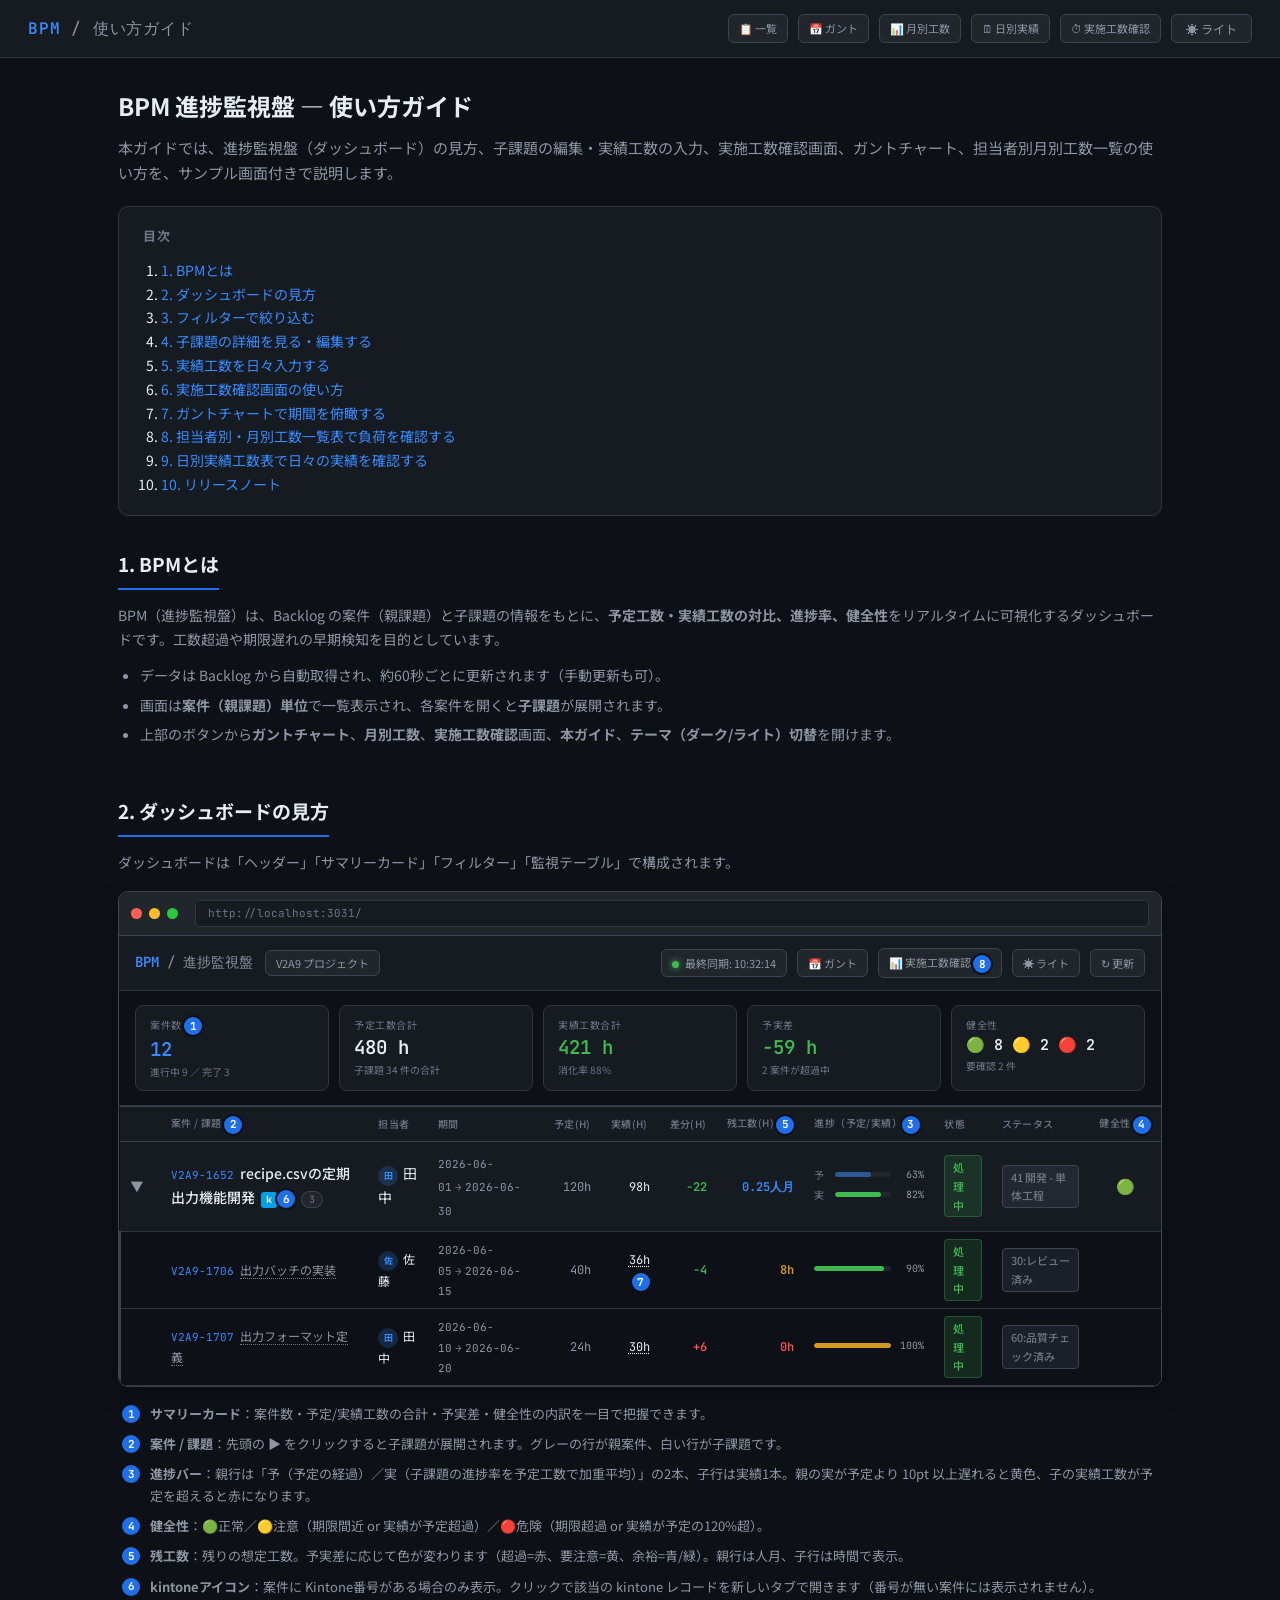
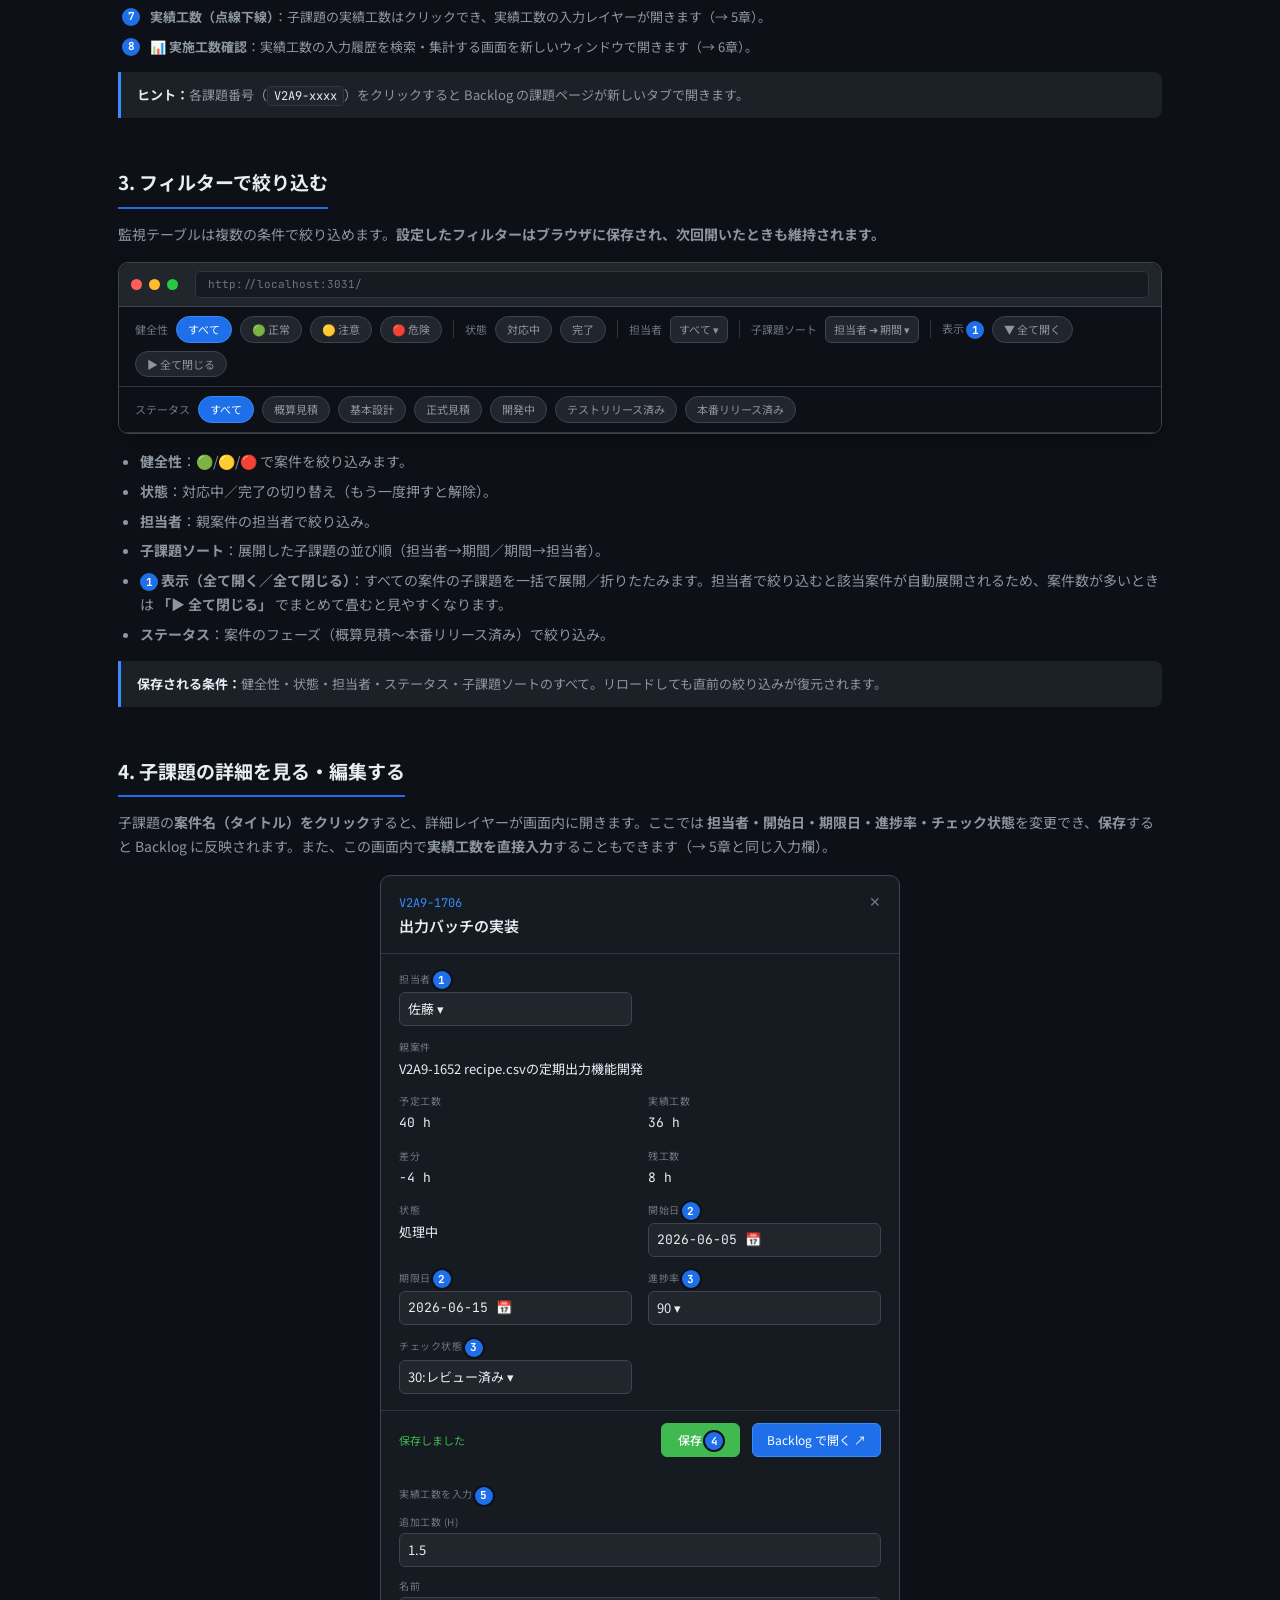
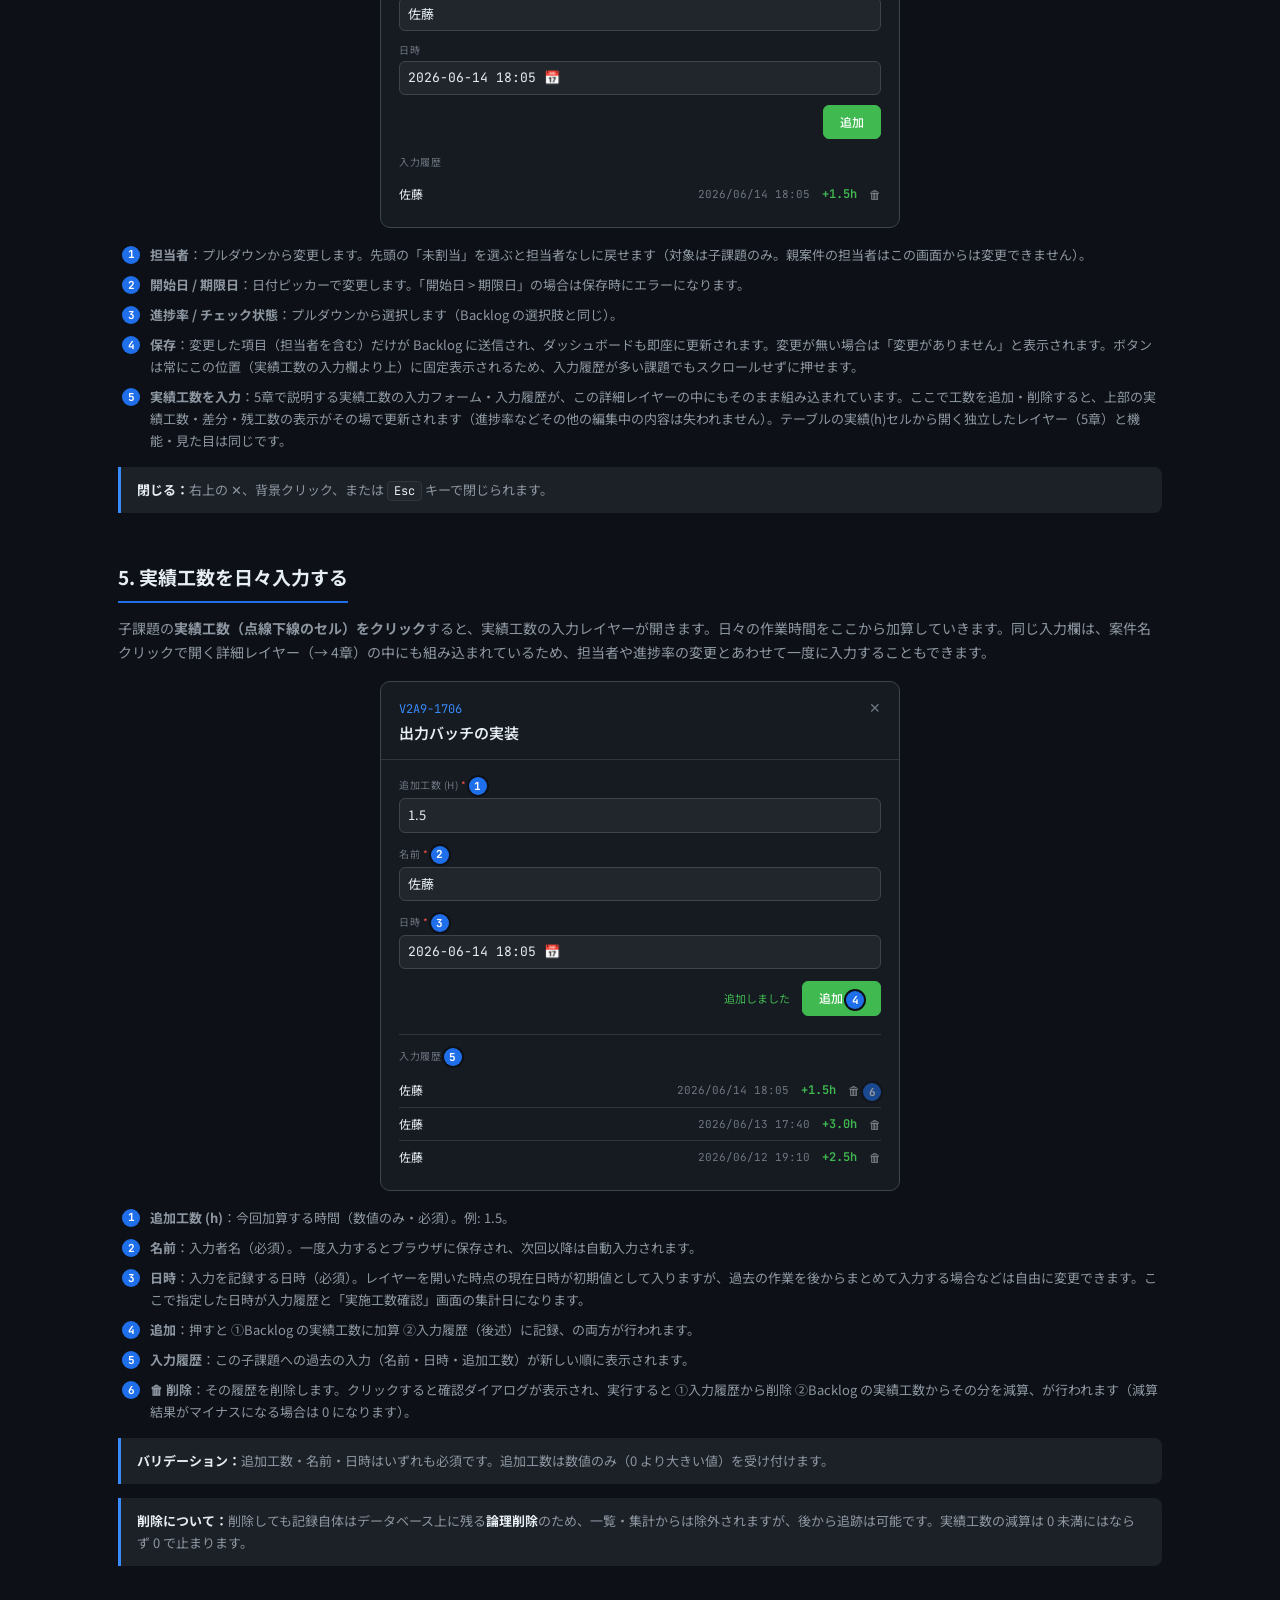
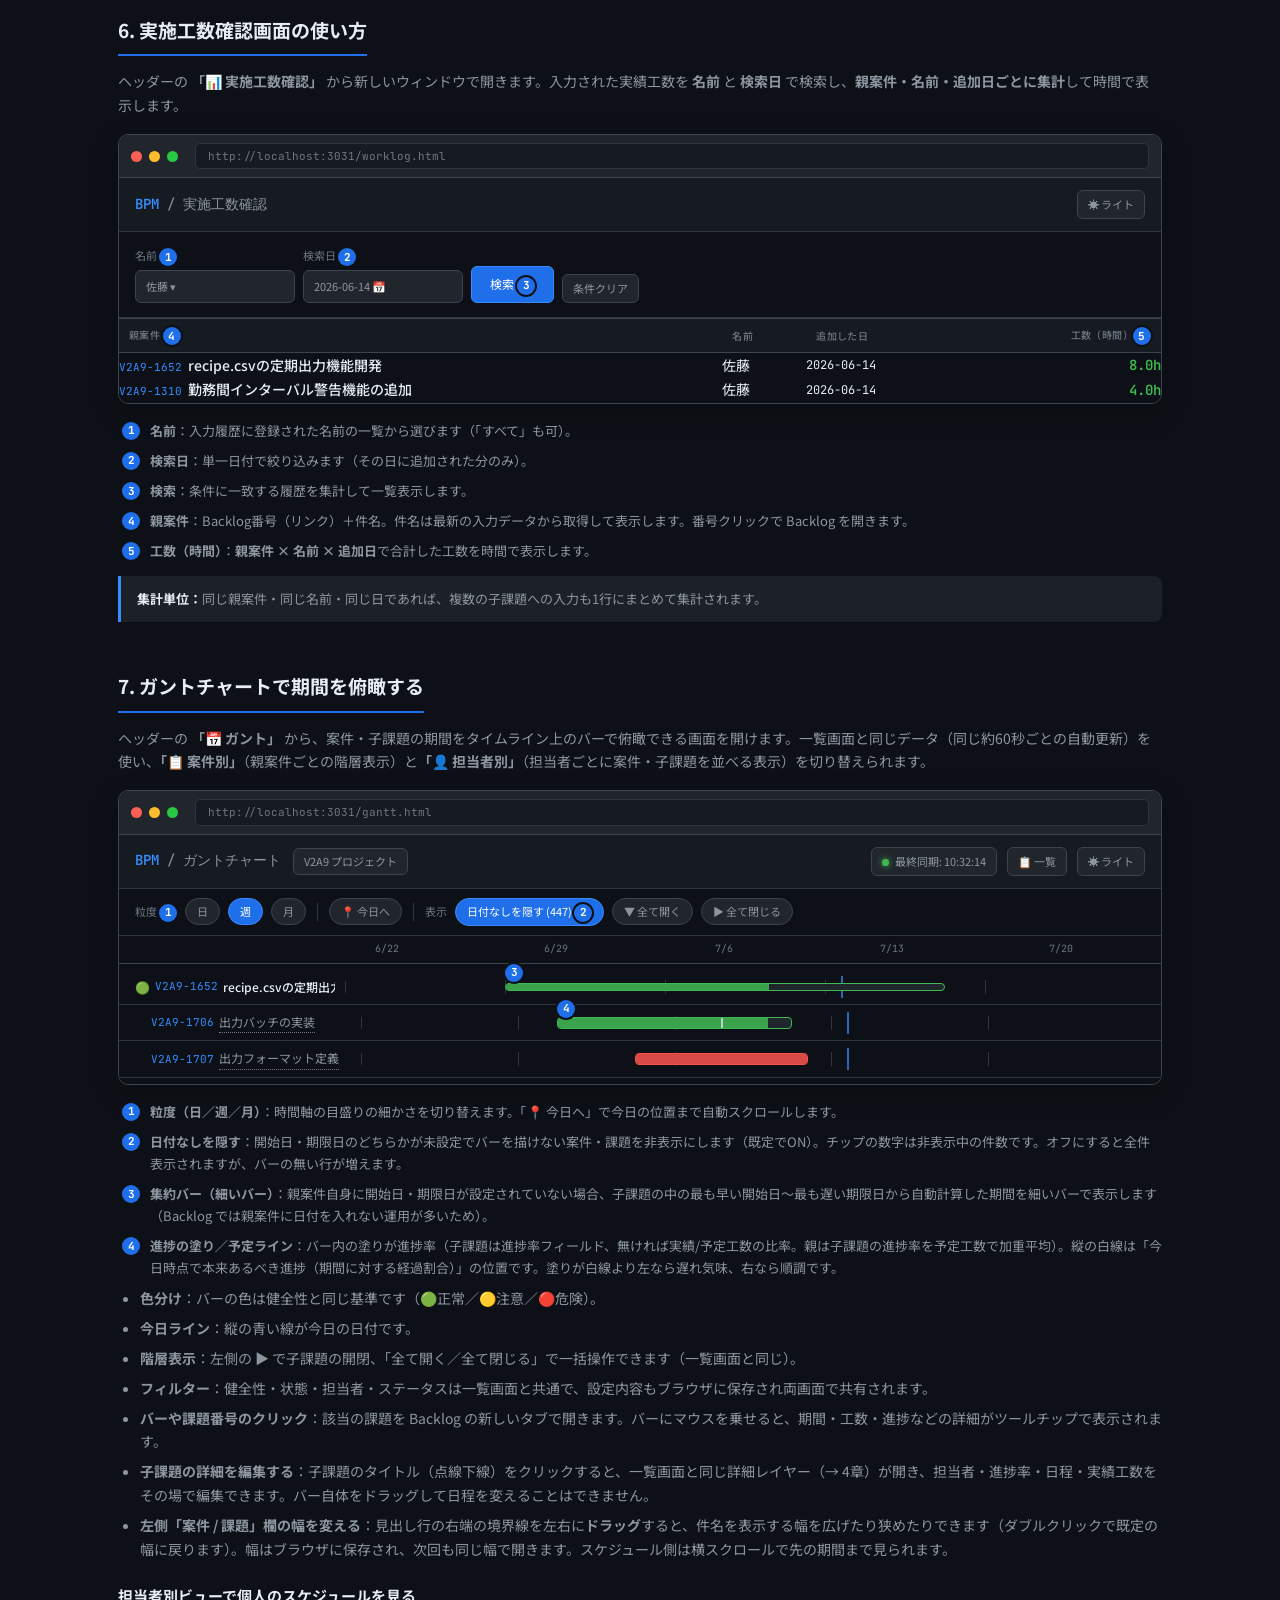
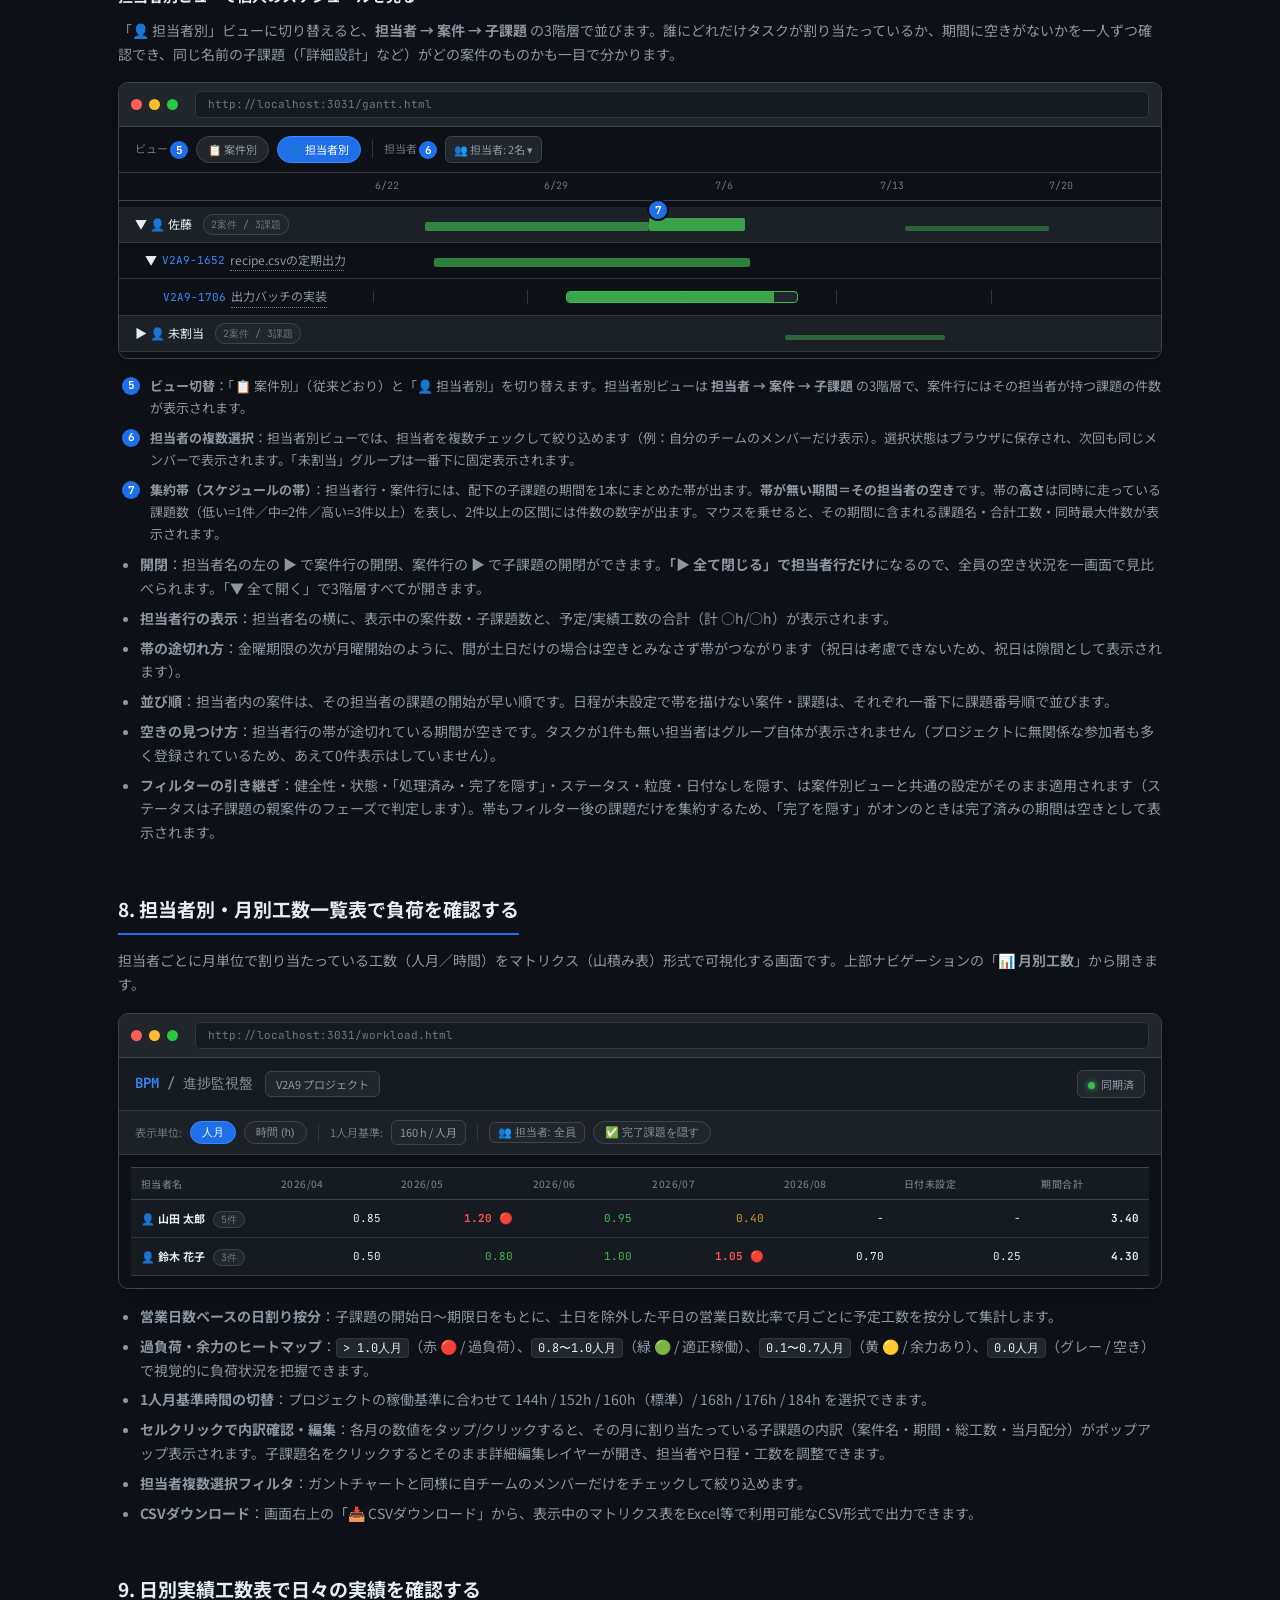
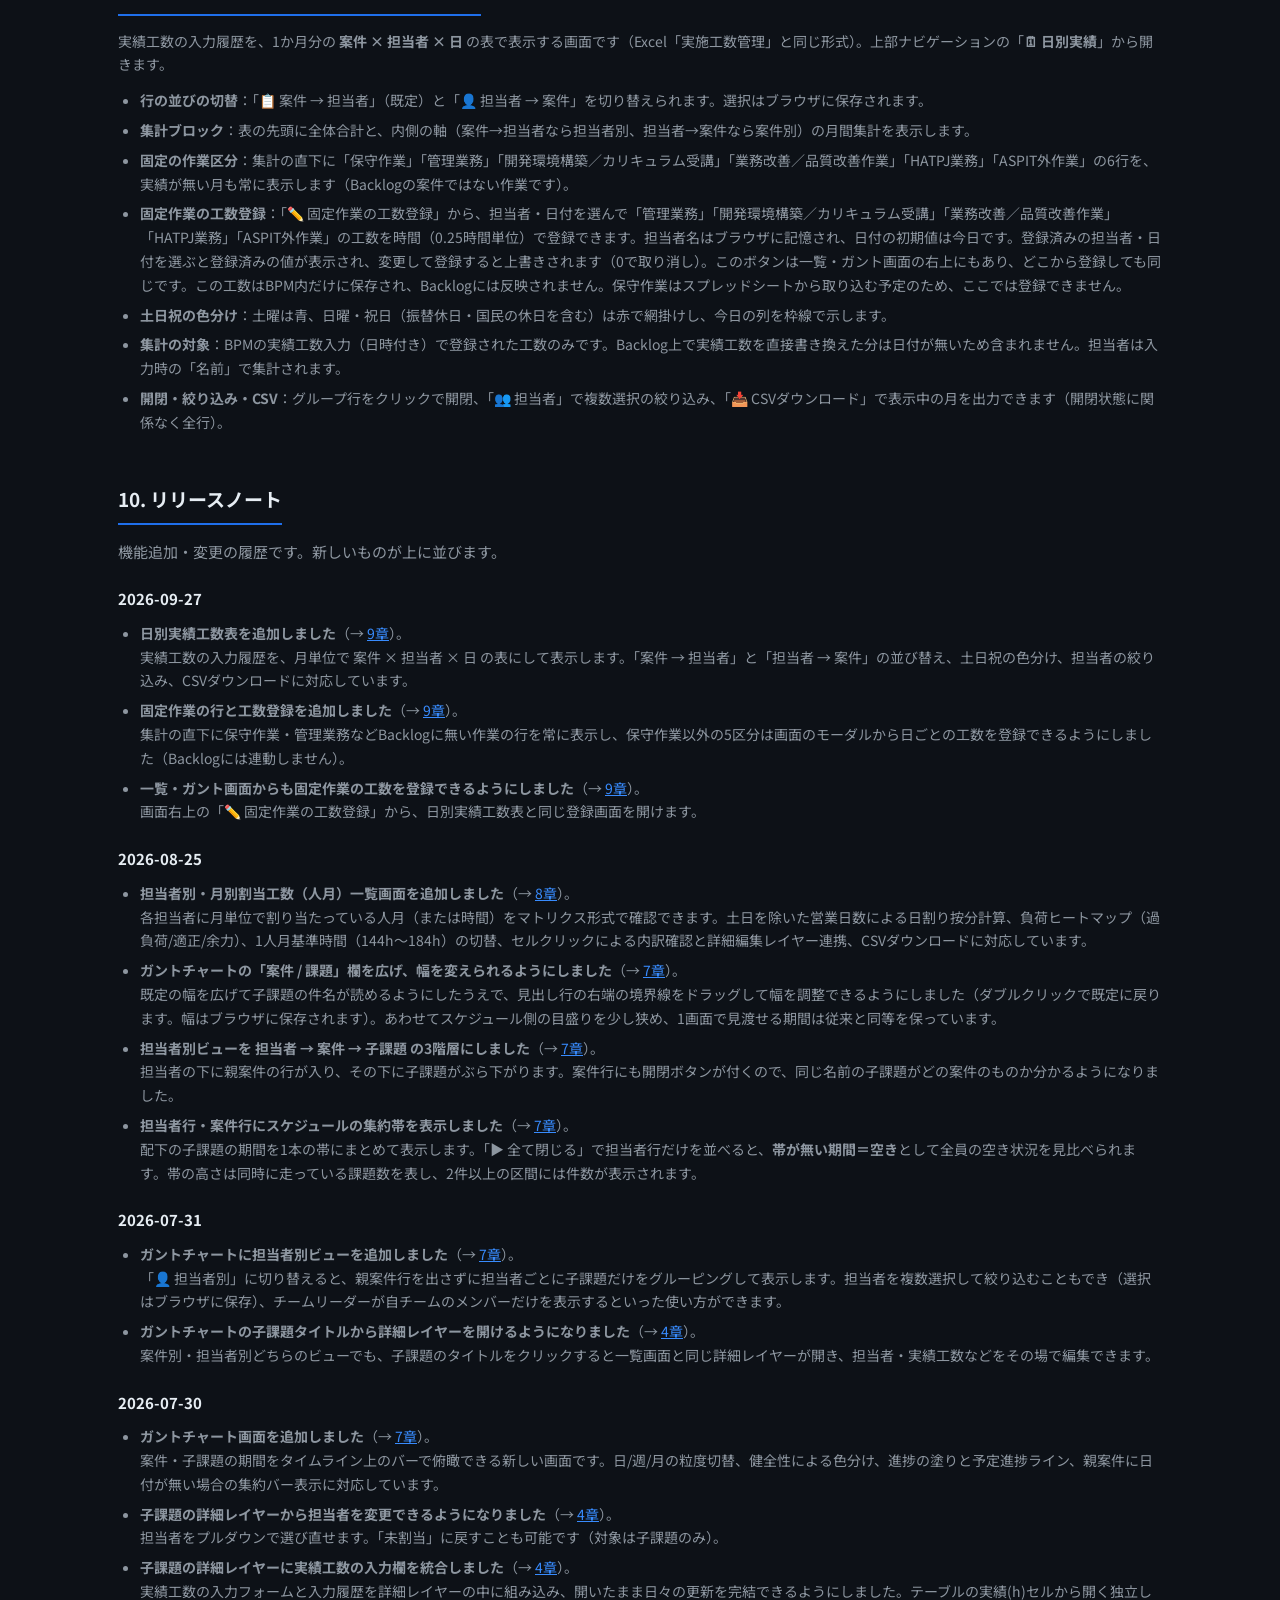
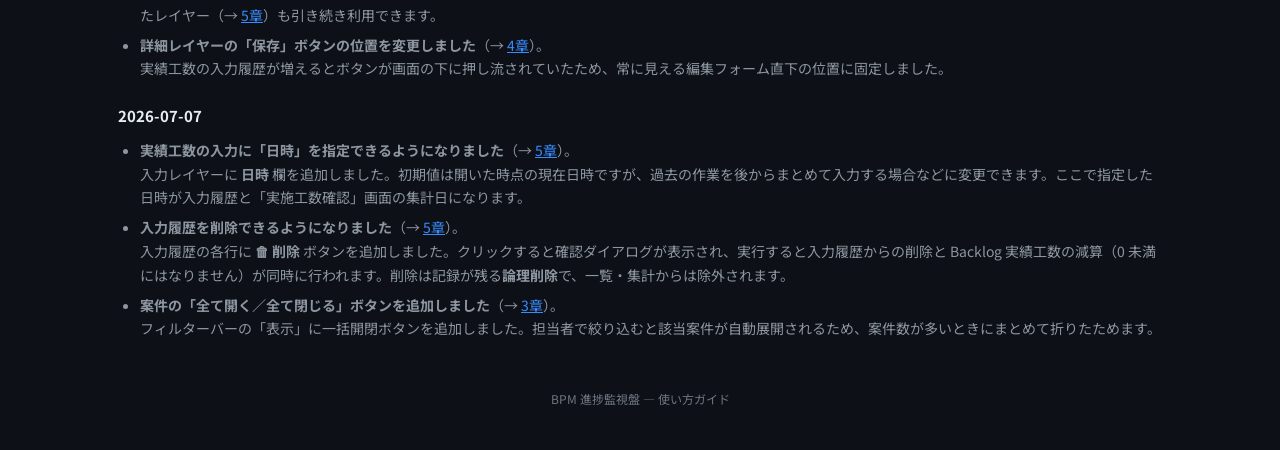
<file: frontend/html/guide.html>
<!DOCTYPE html>
<html lang="ja">
<head>
<meta charset="UTF-8">
<meta name="viewport" content="width=device-width, initial-scale=1.0">
<title>BPM / 使い方ガイド</title>
<link href="https://fonts.googleapis.com/css2?family=Noto+Sans+JP:wght@300;400;500;700&family=JetBrains+Mono:wght@400;600&display=swap" rel="stylesheet">
<style>
  /* ── 実アプリと共通のテーマ変数 ── */
  :root {
    --bg: #0d1117; --bg2: #161b22; --bg3: #1c2128; --bg4: #21262d;
    --border: #30363d; --border2: #3d444d;
    --text: #e6edf3; --text2: #8d96a0; --text3: #6e7681;
    --accent: #388bfd; --accent2: #1f6feb;
    --green: #3fb950; --yellow: #d29922; --red: #f85149; --purple: #a371f7;
    --font: 'Noto Sans JP', sans-serif;
    --mono: 'JetBrains Mono', monospace;
    color-scheme: dark;
  }
  [data-theme="light"] {
    --bg: #ffffff; --bg2: #f6f8fa; --bg3: #eaeef2; --bg4: #f1f3f5;
    --border: #d0d7de; --border2: #afb8c1;
    --text: #1f2328; --text2: #57606a; --text3: #8c959f;
    --accent: #0969da; --accent2: #0550ae;
    --green: #1a7f37; --yellow: #9a6700; --red: #cf222e; --purple: #8250df;
    color-scheme: light;
  }
  * { box-sizing: border-box; margin: 0; padding: 0; }
  body { background: var(--bg); color: var(--text); font-family: var(--font); font-size: 14px; line-height: 1.7; }

  /* ── ガイド用レイアウト ── */
  .g-header {
    background: var(--bg2); border-bottom: 1px solid var(--border);
    padding: 14px 28px; display: flex; align-items: center; justify-content: space-between;
    position: sticky; top: 0; z-index: 100;
  }
  .g-logo { font-family: var(--mono); font-size: 16px; font-weight: 600; color: var(--accent); letter-spacing: .05em; }
  .g-logo span { color: var(--text2); font-weight: 400; }
  .btn-theme {
    background: var(--bg4); border: 1px solid var(--border2); border-radius: 6px;
    color: var(--text2); padding: 5px 14px; font-size: 12px; cursor: pointer; font-family: var(--font);
  }
  .btn-theme:hover { border-color: var(--accent); color: var(--text); }

  .wrap { max-width: 1100px; margin: 0 auto; padding: 28px; }

  .toc {
    background: var(--bg2); border: 1px solid var(--border); border-radius: 10px;
    padding: 18px 24px; margin-bottom: 32px;
  }
  .toc h2 { font-size: 13px; color: var(--text3); text-transform: uppercase; letter-spacing: .06em; margin-bottom: 12px; }
  .toc ol { margin-left: 18px; }
  .toc a { color: var(--accent); text-decoration: none; }
  .toc a:hover { text-decoration: underline; }

  section { margin-bottom: 48px; scroll-margin-top: 72px; }
  h1 { font-size: 24px; margin-bottom: 8px; }
  h2.sec { font-size: 19px; margin-bottom: 14px; padding-bottom: 8px; border-bottom: 2px solid var(--accent2); display: inline-block; }
  h3 { font-size: 15px; margin: 22px 0 10px; color: var(--text); }
  p { color: var(--text2); margin-bottom: 12px; }
  .lead { color: var(--text2); font-size: 15px; margin-bottom: 20px; }
  ul.notes { margin: 8px 0 12px 22px; color: var(--text2); }
  ul.notes li { margin-bottom: 6px; }
  code { font-family: var(--mono); background: var(--bg4); border: 1px solid var(--border); border-radius: 4px; padding: 1px 6px; font-size: 12px; color: var(--text); }
  .tip { background: var(--bg3); border-left: 3px solid var(--accent); border-radius: 0 8px 8px 0; padding: 12px 16px; margin: 14px 0; color: var(--text2); font-size: 13px; }
  .tip b { color: var(--text); }

  /* ── 番号付き解説 ── */
  .marker {
    display: inline-flex; align-items: center; justify-content: center;
    min-width: 18px; height: 18px; padding: 0 5px; border-radius: 9px;
    background: var(--accent2); color: #fff; font-size: 11px; font-weight: 700;
    font-family: var(--mono); vertical-align: middle; box-shadow: 0 0 0 2px var(--bg);
  }
  ol.legend { margin: 14px 0 0 4px; list-style: none; }
  ol.legend li { display: flex; gap: 10px; align-items: flex-start; margin-bottom: 8px; color: var(--text2); font-size: 13px; }
  ol.legend .marker { margin-top: 2px; flex-shrink: 0; }

  /* ── 疑似ブラウザ枠（サンプル画面） ── */
  .screen {
    border: 1px solid var(--border2); border-radius: 10px; overflow: hidden;
    box-shadow: 0 8px 24px rgba(0,0,0,.25); margin: 16px 0;
  }
  .screen-bar {
    background: var(--bg4); border-bottom: 1px solid var(--border2);
    padding: 8px 12px; display: flex; align-items: center; gap: 7px;
  }
  .screen-dot { width: 11px; height: 11px; border-radius: 50%; }
  .screen-dot.r{background:#ff5f57} .screen-dot.y{background:#febc2e} .screen-dot.g{background:#28c840}
  .screen-url {
    margin-left: 10px; background: var(--bg2); border: 1px solid var(--border);
    border-radius: 5px; padding: 3px 12px; font-family: var(--mono); font-size: 11px; color: var(--text3); flex: 1;
  }
  .screen-body { background: var(--bg); }

  /* ── 実アプリ由来のコンポーネント（サンプル描画用） ── */
  .app-header { background: var(--bg2); border-bottom: 1px solid var(--border); padding: 12px 16px; display: flex; align-items: center; justify-content: space-between; }
  .logo { font-family: var(--mono); font-size: 14px; font-weight: 600; color: var(--accent); }
  .logo span { color: var(--text2); font-weight: 400; }
  .project-badge { background: var(--bg4); border: 1px solid var(--border2); border-radius: 6px; padding: 3px 10px; font-size: 11px; color: var(--text2); margin-left: 12px; }
  .header-right { display: flex; align-items: center; gap: 10px; }
  .pill { background: var(--bg4); border: 1px solid var(--border2); border-radius: 6px; color: var(--text2); padding: 4px 10px; font-size: 11px; }
  .sync-dot { width: 7px; height: 7px; border-radius: 50%; background: var(--green); display: inline-block; margin-right: 6px; box-shadow: 0 0 6px var(--green); }

  .summary-bar { padding: 14px 16px; display: flex; gap: 10px; border-bottom: 1px solid var(--border); }
  .card { background: var(--bg2); border: 1px solid var(--border); border-radius: 8px; padding: 10px 14px; flex: 1; }
  .card-label { font-size: 10px; color: var(--text3); text-transform: uppercase; letter-spacing: .06em; margin-bottom: 5px; }
  .card-value { font-family: var(--mono); font-size: 19px; font-weight: 600; line-height: 1; }
  .card-sub { font-size: 10px; color: var(--text3); margin-top: 4px; }
  .val-blue{color:var(--accent)} .val-green{color:var(--green)} .val-red{color:var(--red)}

  .filter-bar { padding: 9px 16px; display: flex; align-items: center; gap: 8px; border-bottom: 1px solid var(--border); flex-wrap: wrap; }
  .filter-label { font-size: 11px; color: var(--text3); }
  .chip { background: var(--bg4); border: 1px solid var(--border2); border-radius: 20px; padding: 3px 11px; font-size: 11px; color: var(--text2); }
  .chip.active { background: var(--accent2); border-color: var(--accent); color: #fff; }
  .filter-sep { width: 1px; height: 18px; background: var(--border); margin: 0 3px; }
  .select-filter { background: var(--bg4); border: 1px solid var(--border2); border-radius: 6px; color: var(--text2); padding: 3px 8px; font-size: 11px; }

  table.app { width: 100%; border-collapse: collapse; }
  table.app thead th { background: var(--bg2); border-bottom: 1px solid var(--border2); border-top: 1px solid var(--border2); padding: 7px 10px; text-align: left; font-size: 10px; font-weight: 500; color: var(--text3); text-transform: uppercase; letter-spacing: .04em; white-space: nowrap; }
  .row-parent td { background: var(--bg2); border-bottom: 1px solid var(--border); padding: 9px 10px; vertical-align: middle; }
  .row-child td { background: var(--bg); border-bottom: 1px solid var(--border); padding: 7px 10px; vertical-align: middle; font-size: 12px; }
  .row-child td:first-child { padding-left: 30px; border-left: 2px solid var(--border2); }
  .toggle-btn { color: var(--text2); font-size: 13px; transform: rotate(90deg); display: inline-block; }
  .issue-key { font-family: var(--mono); font-size: 11px; color: var(--accent); margin-right: 6px; }
  .issue-title { color: var(--text); font-weight: 500; }
  .issue-title-child { color: var(--text2); border-bottom: 1px dotted var(--text3); }
  .count-badge { background: var(--bg4); border: 1px solid var(--border2); border-radius: 10px; padding: 1px 7px; font-size: 10px; color: var(--text3); margin-left: 6px; font-family: var(--mono); }
  .kintone-link { display: inline-flex; align-items: center; justify-content: center; width: 16px; height: 16px; border-radius: 3px; background: #00a0e9; color: #fff; font-family: var(--mono); font-size: 10px; font-weight: 700; text-decoration: none; margin-left: 6px; }
  .avatar { width: 20px; height: 20px; border-radius: 50%; font-size: 9px; font-weight: 700; display: inline-flex; align-items: center; justify-content: center; margin-right: 5px; vertical-align: middle; background: rgba(56,139,253,.2); color: var(--accent); }
  .date-range { font-family: var(--mono); font-size: 11px; color: var(--text2); }
  .date-range .sep { color: var(--text3); margin: 0 3px; }
  .hours-cell { font-family: var(--mono); font-size: 12px; }
  .hours-plan{color:var(--text2)} .hours-actual{color:var(--text)}
  .hours-edit { text-decoration: underline; text-decoration-style: dotted; text-underline-offset: 2px; }
  .diff-cell { font-family: var(--mono); font-size: 12px; font-weight: 600; }
  .diff-over{color:var(--red)} .diff-ok{color:var(--green)} .diff-warn{color:var(--yellow)} .val-blue2{color:var(--accent)}
  .progress-wrap { min-width: 110px; }
  .progress-row { display: flex; align-items: center; gap: 5px; margin-bottom: 3px; }
  .progress-label { font-size: 10px; color: var(--text3); width: 16px; }
  .progress-bar-bg { flex: 1; height: 5px; background: var(--bg4); border-radius: 3px; overflow: hidden; }
  .progress-bar-fill { height: 100%; border-radius: 3px; }
  .bar-plan { background: var(--accent); opacity: .5; }
  .bar-actual { background: var(--green); }
  .bar-actual-warn { background: var(--yellow); }
  .progress-pct { font-family: var(--mono); font-size: 10px; color: var(--text2); width: 28px; text-align: right; }
  .status-badge { border-radius: 4px; padding: 2px 8px; font-size: 11px; font-weight: 500; display: inline-block; }
  .s-3 { background: rgba(63,185,80,.15); color: var(--green); border: 1px solid rgba(63,185,80,.3); }
  .s-default { background: rgba(110,118,129,.15); color: var(--text3); border: 1px solid var(--border2); }
  .health { font-size: 15px; text-align: center; }

  /* モーダル風 */
  .mock-modal { background: var(--bg2); border: 1px solid var(--border2); border-radius: 10px; max-width: 520px; margin: 16px auto; overflow: hidden; }
  .mm-head { display: flex; align-items: flex-start; justify-content: space-between; padding: 14px 18px; border-bottom: 1px solid var(--border); }
  .mm-key { font-family: var(--mono); font-size: 12px; color: var(--accent); }
  .mm-title { font-size: 15px; font-weight: 600; }
  .mm-close { color: var(--text3); }
  .mm-body { padding: 16px 18px; }
  .mm-grid { display: grid; grid-template-columns: 1fr 1fr; gap: 12px 16px; }
  .mm-field { display: flex; flex-direction: column; gap: 3px; }
  .mm-field.full { grid-column: 1 / -1; }
  .mm-label { font-size: 10px; color: var(--text3); text-transform: uppercase; letter-spacing: .05em; }
  .mm-value { font-size: 13px; }
  .mm-value.mono { font-family: var(--mono); }
  .mm-input { background: var(--bg4); border: 1px solid var(--border2); border-radius: 6px; color: var(--text); padding: 5px 8px; font-size: 13px; }
  .mm-foot { padding: 12px 18px; border-top: 1px solid var(--border); display: flex; align-items: center; justify-content: flex-end; gap: 12px; }
  .mm-save { background: var(--green); border: 1px solid var(--green); color: #fff; border-radius: 6px; padding: 6px 16px; font-size: 12px; font-weight: 500; }
  .mm-link { background: var(--accent2); border: 1px solid var(--accent); color: #fff; border-radius: 6px; padding: 6px 14px; font-size: 12px; text-decoration: none; }
  .w-hist { margin-top: 18px; border-top: 1px solid var(--border); padding-top: 12px; }
  .w-hist-title { font-size: 10px; color: var(--text3); text-transform: uppercase; letter-spacing: .05em; margin-bottom: 8px; }
  .w-hist-row { display: grid; grid-template-columns: 1fr auto auto auto; gap: 12px; align-items: center; padding: 6px 0; border-bottom: 1px solid var(--border); font-size: 12px; }
  .w-hist-row:last-child { border-bottom: none; }
  .w-hist-date { font-family: var(--mono); font-size: 11px; color: var(--text3); }
  .w-hist-hours { font-family: var(--mono); font-weight: 600; color: var(--green); }
  .w-hist-del { opacity: .55; cursor: pointer; }

  /* 工数確認テーブル */
  .pd { font-family: var(--mono); font-weight: 600; color: var(--green); text-align: right; }
  .sub { color: var(--text3); font-size: 11px; }

  /* ── ガントチャート（サンプル描画用の簡略版） ── */
  .gm-body { padding: 4px 0 6px; }
  .gm-axis { display: flex; font-family: var(--mono); font-size: 10px; color: var(--text3); border-bottom: 1px solid var(--border2); padding: 0 16px 6px; margin-bottom: 6px; }
  .gm-axis span { flex: 1; text-align: center; }
  .gm-row { display: flex; align-items: center; gap: 10px; padding: 7px 16px; border-bottom: 1px solid var(--border); }
  .gm-row.child { padding-left: 32px; }
  .gm-label { width: 200px; flex-shrink: 0; font-size: 12px; display: flex; align-items: center; gap: 5px; overflow: hidden; white-space: nowrap; text-overflow: ellipsis; color: var(--text); }
  .gm-label .issue-key { margin-right: 0; }
  .gm-track { flex: 1; position: relative; height: 14px; background-image: repeating-linear-gradient(90deg, var(--border) 0, var(--border) 1px, transparent 1px, transparent 20%); border-radius: 3px; }
  .gm-bar { position: absolute; top: 1px; height: 12px; border-radius: 4px; border: 1px solid; overflow: hidden; }
  .gm-bar-fill { position: absolute; inset: 0 auto 0 0; opacity: .85; }
  .gm-bar-plan { position: absolute; top: -1px; bottom: -1px; width: 2px; background: var(--text); opacity: .7; }
  .gm-bar.rolled { height: 8px; top: 3px; border-style: solid; }
  .gm-bar.g { background: var(--bg4); border-color: var(--green); } .gm-bar.g .gm-bar-fill { background: var(--green); }
  .gm-bar.y { background: var(--bg4); border-color: var(--yellow); } .gm-bar.y .gm-bar-fill { background: var(--yellow); }
  .gm-bar.r { background: var(--bg4); border-color: var(--red); } .gm-bar.r .gm-bar-fill { background: var(--red); }
  .gm-today { position: absolute; top: -4px; bottom: -4px; width: 2px; background: var(--accent); opacity: .7; }
  /* 集約帯（担当者行・案件行）のサンプル: 高さで同時課題数を表す */
  .gm-band { position: absolute; bottom: 0; border-radius: 2px; background: var(--green); }
  .gm-band.lv1 { height: 5px;  opacity: .45; }
  .gm-band.lv2 { height: 9px;  opacity: .65; }
  .gm-band.lv3 { height: 13px; opacity: .85; }
</style>
</head>
<body>

<header class="g-header">
  <div class="g-logo">BPM<span> / 使い方ガイド</span></div>
  <div style="display:flex;align-items:center;gap:10px;">
    <a class="pill" href="/index.html" style="text-decoration:none">📋 一覧</a>
    <a class="pill" href="/gantt.html" style="text-decoration:none">📅 ガント</a>
    <a class="pill" href="/workload.html" style="text-decoration:none">📊 月別工数</a>
    <a class="pill" href="/worklog-matrix.html" style="text-decoration:none">🗓 日別実績</a>
    <a class="pill" href="/worklog.html" target="_blank" rel="noopener" style="text-decoration:none">⏱ 実施工数確認</a>
    <button class="btn-theme" id="btnTheme" onclick="toggleTheme()">☀ ライト</button>
  </div>
</header>

<div class="wrap">
  <h1>BPM 進捗監視盤 ― 使い方ガイド</h1>
  <p class="lead">本ガイドでは、進捗監視盤（ダッシュボード）の見方、子課題の編集・実績工数の入力、実施工数確認画面、ガントチャート、担当者別月別工数一覧の使い方を、サンプル画面付きで説明します。</p>

  <nav class="toc">
    <h2>目次</h2>
    <ol>
      <li><a href="#s1">1. BPMとは</a></li>
      <li><a href="#s2">2. ダッシュボードの見方</a></li>
      <li><a href="#s3">3. フィルターで絞り込む</a></li>
      <li><a href="#s4">4. 子課題の詳細を見る・編集する</a></li>
      <li><a href="#s5">5. 実績工数を日々入力する</a></li>
      <li><a href="#s6">6. 実施工数確認画面の使い方</a></li>
      <li><a href="#s7">7. ガントチャートで期間を俯瞰する</a></li>
      <li><a href="#s8">8. 担当者別・月別工数一覧表で負荷を確認する</a></li>
      <li><a href="#s10">9. 日別実績工数表で日々の実績を確認する</a></li>
      <li><a href="#s9">10. リリースノート</a></li>
    </ol>
  </nav>

  <!-- ── 1. BPMとは ── -->
  <section id="s1">
    <h2 class="sec">1. BPMとは</h2>
    <p>BPM（進捗監視盤）は、Backlog の案件（親課題）と子課題の情報をもとに、<b>予定工数・実績工数の対比、進捗率、健全性</b>をリアルタイムに可視化するダッシュボードです。工数超過や期限遅れの早期検知を目的としています。</p>
    <ul class="notes">
      <li>データは Backlog から自動取得され、約60秒ごとに更新されます（手動更新も可）。</li>
      <li>画面は<b>案件（親課題）単位</b>で一覧表示され、各案件を開くと<b>子課題</b>が展開されます。</li>
      <li>上部のボタンから<b>ガントチャート</b>、<b>月別工数</b>、<b>実施工数確認</b>画面、<b>本ガイド</b>、<b>テーマ（ダーク/ライト）切替</b>を開けます。</li>
    </ul>
  </section>

  <!-- ── 2. ダッシュボードの見方 ── -->
  <section id="s2">
    <h2 class="sec">2. ダッシュボードの見方</h2>
    <p>ダッシュボードは「ヘッダー」「サマリーカード」「フィルター」「監視テーブル」で構成されます。</p>

    <div class="screen">
      <div class="screen-bar"><span class="screen-dot r"></span><span class="screen-dot y"></span><span class="screen-dot g"></span><span class="screen-url">http://localhost:3031/</span></div>
      <div class="screen-body">
        <div class="app-header">
          <div style="display:flex;align-items:center">
            <div class="logo">BPM<span> / 進捗監視盤</span></div>
            <div class="project-badge">V2A9 プロジェクト</div>
          </div>
          <div class="header-right">
            <span class="pill"><span class="sync-dot"></span>最終同期: 10:32:14</span>
            <span class="pill">📅 ガント</span>
            <span class="pill">📊 実施工数確認 <span class="marker">8</span></span>
            <span class="pill">☀ ライト</span>
            <span class="pill">↻ 更新</span>
          </div>
        </div>
        <div class="summary-bar">
          <div class="card"><div class="card-label">案件数 <span class="marker">1</span></div><div class="card-value val-blue">12</div><div class="card-sub">進行中 9 ／ 完了 3</div></div>
          <div class="card"><div class="card-label">予定工数合計</div><div class="card-value">480 h</div><div class="card-sub">子課題 34 件の合計</div></div>
          <div class="card"><div class="card-label">実績工数合計</div><div class="card-value val-green">421 h</div><div class="card-sub">消化率 88%</div></div>
          <div class="card"><div class="card-label">予実差</div><div class="card-value val-green">-59 h</div><div class="card-sub">2 案件が超過中</div></div>
          <div class="card"><div class="card-label">健全性</div><div class="card-value" style="font-size:15px">🟢 8 🟡 2 🔴 2</div><div class="card-sub">要確認 2 件</div></div>
        </div>
        <table class="app">
          <thead><tr>
            <th style="width:30px"></th><th>案件 / 課題 <span class="marker">2</span></th><th>担当者</th><th>期間</th>
            <th>予定(h)</th><th>実績(h)</th><th>差分(h)</th><th>残工数(h) <span class="marker">5</span></th>
            <th>進捗（予定/実績）<span class="marker">3</span></th><th>状態</th><th>ステータス</th><th>健全性 <span class="marker">4</span></th>
          </tr></thead>
          <tbody>
            <tr class="row-parent">
              <td><span class="toggle-btn">▶</span></td>
              <td><span class="issue-key">V2A9-1652</span><span class="issue-title">recipe.csvの定期出力機能開発</span><a class="kintone-link" title="kintone">k</a><span class="marker">6</span><span class="count-badge">3</span></td>
              <td><span class="avatar">田</span>田中</td>
              <td><span class="date-range">2026-06-01<span class="sep">→</span>2026-06-30</span></td>
              <td style="text-align:right"><span class="hours-cell hours-plan">120h</span></td>
              <td style="text-align:right"><span class="hours-cell hours-actual">98h</span></td>
              <td style="text-align:right"><span class="diff-cell diff-ok">-22</span></td>
              <td style="text-align:right"><span class="diff-cell val-blue2">0.25人月</span></td>
              <td><div class="progress-wrap"><div class="progress-row"><span class="progress-label">予</span><div class="progress-bar-bg"><div class="progress-bar-fill bar-plan" style="width:63%"></div></div><span class="progress-pct">63%</span></div><div class="progress-row"><span class="progress-label">実</span><div class="progress-bar-bg"><div class="progress-bar-fill bar-actual" style="width:82%"></div></div><span class="progress-pct">82%</span></div></div></td>
              <td><span class="status-badge s-3">処理中</span></td>
              <td><span class="status-badge s-default">41 開発 - 単体工程</span></td>
              <td class="health">🟢</td>
            </tr>
            <tr class="row-child">
              <td></td>
              <td><span class="issue-key">V2A9-1706</span><span class="issue-title-child">出力バッチの実装</span></td>
              <td><span class="avatar">佐</span>佐藤</td>
              <td><span class="date-range">2026-06-05<span class="sep">→</span>2026-06-15</span></td>
              <td style="text-align:right"><span class="hours-cell hours-plan">40h</span></td>
              <td style="text-align:right"><span class="hours-cell hours-actual hours-edit">36h</span> <span class="marker">7</span></td>
              <td style="text-align:right"><span class="diff-cell diff-ok">-4</span></td>
              <td style="text-align:right"><span class="diff-cell diff-warn">8h</span></td>
              <td><div class="progress-wrap"><div class="progress-row"><div class="progress-bar-bg"><div class="progress-bar-fill bar-actual" style="width:90%"></div></div><span class="progress-pct">90%</span></div></div></td>
              <td><span class="status-badge s-3">処理中</span></td>
              <td><span class="status-badge s-default">30:レビュー済み</span></td>
              <td></td>
            </tr>
            <tr class="row-child">
              <td></td>
              <td><span class="issue-key">V2A9-1707</span><span class="issue-title-child">出力フォーマット定義</span></td>
              <td><span class="avatar">田</span>田中</td>
              <td><span class="date-range">2026-06-10<span class="sep">→</span>2026-06-20</span></td>
              <td style="text-align:right"><span class="hours-cell hours-plan">24h</span></td>
              <td style="text-align:right"><span class="hours-cell hours-actual hours-edit">30h</span></td>
              <td style="text-align:right"><span class="diff-cell diff-over">+6</span></td>
              <td style="text-align:right"><span class="diff-cell diff-over">0h</span></td>
              <td><div class="progress-wrap"><div class="progress-row"><div class="progress-bar-bg"><div class="progress-bar-fill bar-actual-warn" style="width:100%"></div></div><span class="progress-pct">100%</span></div></div></td>
              <td><span class="status-badge s-3">処理中</span></td>
              <td><span class="status-badge s-default">60:品質チェック済み</span></td>
              <td></td>
            </tr>
          </tbody>
        </table>
      </div>
    </div>

    <ol class="legend">
      <li><span class="marker">1</span><span><b>サマリーカード</b>：案件数・予定/実績工数の合計・予実差・健全性の内訳を一目で把握できます。</span></li>
      <li><span class="marker">2</span><span><b>案件 / 課題</b>：先頭の <b>▶</b> をクリックすると子課題が展開されます。グレーの行が親案件、白い行が子課題です。</span></li>
      <li><span class="marker">3</span><span><b>進捗バー</b>：親行は「予（予定の経過）／実（子課題の進捗率を予定工数で加重平均）」の2本、子行は実績1本。親の実が予定より 10pt 以上遅れると黄色、子の実績工数が予定を超えると赤になります。</span></li>
      <li><span class="marker">4</span><span><b>健全性</b>：🟢正常／🟡注意（期限間近 or 実績が予定超過）／🔴危険（期限超過 or 実績が予定の120%超）。</span></li>
      <li><span class="marker">5</span><span><b>残工数</b>：残りの想定工数。予実差に応じて色が変わります（超過=赤、要注意=黄、余裕=青/緑）。親行は人月、子行は時間で表示。</span></li>
      <li><span class="marker">6</span><span><b>kintoneアイコン</b>：案件に Kintone番号がある場合のみ表示。クリックで該当の kintone レコードを新しいタブで開きます（番号が無い案件には表示されません）。</span></li>
      <li><span class="marker">7</span><span><b>実績工数（点線下線）</b>：子課題の実績工数はクリックでき、実績工数の入力レイヤーが開きます（→ 5章）。</span></li>
      <li><span class="marker">8</span><span><b>📊 実施工数確認</b>：実績工数の入力履歴を検索・集計する画面を新しいウィンドウで開きます（→ 6章）。</span></li>
    </ol>

    <div class="tip"><b>ヒント：</b>各課題番号（<code>V2A9-xxxx</code>）をクリックすると Backlog の課題ページが新しいタブで開きます。</div>
  </section>

  <!-- ── 3. フィルター ── -->
  <section id="s3">
    <h2 class="sec">3. フィルターで絞り込む</h2>
    <p>監視テーブルは複数の条件で絞り込めます。<b>設定したフィルターはブラウザに保存され、次回開いたときも維持されます。</b></p>

    <div class="screen">
      <div class="screen-bar"><span class="screen-dot r"></span><span class="screen-dot y"></span><span class="screen-dot g"></span><span class="screen-url">http://localhost:3031/</span></div>
      <div class="screen-body">
        <div class="filter-bar">
          <span class="filter-label">健全性</span>
          <span class="chip active">すべて</span><span class="chip">🟢 正常</span><span class="chip">🟡 注意</span><span class="chip">🔴 危険</span>
          <span class="filter-sep"></span>
          <span class="filter-label">状態</span>
          <span class="chip">対応中</span><span class="chip">完了</span>
          <span class="filter-sep"></span>
          <span class="filter-label">担当者</span><span class="select-filter">すべて ▾</span>
          <span class="filter-sep"></span>
          <span class="filter-label">子課題ソート</span><span class="select-filter">担当者 ➔ 期間 ▾</span>
          <span class="filter-sep"></span>
          <span class="filter-label">表示 <span class="marker">1</span></span>
          <span class="chip">▼ 全て開く</span><span class="chip">▶ 全て閉じる</span>
        </div>
        <div class="filter-bar">
          <span class="filter-label">ステータス</span>
          <span class="chip active">すべて</span><span class="chip">概算見積</span><span class="chip">基本設計</span><span class="chip">正式見積</span><span class="chip">開発中</span><span class="chip">テストリリース済み</span><span class="chip">本番リリース済み</span>
        </div>
      </div>
    </div>

    <ul class="notes">
      <li><b>健全性</b>：🟢/🟡/🔴 で案件を絞り込みます。</li>
      <li><b>状態</b>：対応中／完了の切り替え（もう一度押すと解除）。</li>
      <li><b>担当者</b>：親案件の担当者で絞り込み。</li>
      <li><b>子課題ソート</b>：展開した子課題の並び順（担当者→期間／期間→担当者）。</li>
      <li><span class="marker">1</span> <b>表示（全て開く／全て閉じる）</b>：すべての案件の子課題を一括で展開／折りたたみます。担当者で絞り込むと該当案件が自動展開されるため、案件数が多いときは <b>「▶ 全て閉じる」</b> でまとめて畳むと見やすくなります。</li>
      <li><b>ステータス</b>：案件のフェーズ（概算見積〜本番リリース済み）で絞り込み。</li>
    </ul>
    <div class="tip"><b>保存される条件：</b>健全性・状態・担当者・ステータス・子課題ソートのすべて。リロードしても直前の絞り込みが復元されます。</div>
  </section>

  <!-- ── 4. 子課題の詳細・編集 ── -->
  <section id="s4">
    <h2 class="sec">4. 子課題の詳細を見る・編集する</h2>
    <p>子課題の<b>案件名（タイトル）をクリック</b>すると、詳細レイヤーが画面内に開きます。ここでは <b>担当者・開始日・期限日・進捗率・チェック状態</b>を変更でき、<b>保存</b>すると Backlog に反映されます。また、この画面内で<b>実績工数を直接入力</b>することもできます（→ 5章と同じ入力欄）。</p>

    <div class="mock-modal">
      <div class="mm-head">
        <div><span class="mm-key">V2A9-1706</span><div class="mm-title">出力バッチの実装</div></div>
        <span class="mm-close">✕</span>
      </div>
      <div class="mm-body">
        <div class="mm-grid">
          <div class="mm-field"><span class="mm-label">担当者 <span class="marker">1</span></span><span class="mm-value mm-input">佐藤 ▾</span></div>
          <div class="mm-field full"><span class="mm-label">親案件</span><span class="mm-value">V2A9-1652 recipe.csvの定期出力機能開発</span></div>
          <div class="mm-field"><span class="mm-label">予定工数</span><span class="mm-value mono">40 h</span></div>
          <div class="mm-field"><span class="mm-label">実績工数</span><span class="mm-value mono">36 h</span></div>
          <div class="mm-field"><span class="mm-label">差分</span><span class="mm-value mono">-4 h</span></div>
          <div class="mm-field"><span class="mm-label">残工数</span><span class="mm-value mono">8 h</span></div>
          <div class="mm-field"><span class="mm-label">状態</span><span class="mm-value">処理中</span></div>
          <div class="mm-field"><span class="mm-label">開始日 <span class="marker">2</span></span><span class="mm-value mono mm-input">2026-06-05 📅</span></div>
          <div class="mm-field"><span class="mm-label">期限日 <span class="marker">2</span></span><span class="mm-value mono mm-input">2026-06-15 📅</span></div>
          <div class="mm-field"><span class="mm-label">進捗率 <span class="marker">3</span></span><span class="mm-value mm-input">90 ▾</span></div>
          <div class="mm-field"><span class="mm-label">チェック状態 <span class="marker">3</span></span><span class="mm-value mm-input">30:レビュー済み ▾</span></div>
        </div>
      </div>
      <div class="mm-foot">
        <span class="sub" style="margin-right:auto;color:var(--green)">保存しました</span>
        <span class="mm-save">保存 <span class="marker">4</span></span>
        <span class="mm-link">Backlog で開く ↗</span>
      </div>
      <div class="mm-body" style="padding-top:16px">
        <div class="w-hist" style="margin-top:0;border-top:none;padding-top:0">
          <div class="w-hist-title">実績工数を入力 <span class="marker">5</span></div>
          <div style="display:flex;flex-direction:column;gap:10px;margin-bottom:14px">
            <div class="mm-field"><span class="mm-label">追加工数 (h)</span><span class="mm-value mm-input">1.5</span></div>
            <div class="mm-field"><span class="mm-label">名前</span><span class="mm-value mm-input">佐藤</span></div>
            <div class="mm-field"><span class="mm-label">日時</span><span class="mm-value mm-input mono">2026-06-14 18:05 📅</span></div>
            <div style="display:flex;justify-content:flex-end"><span class="mm-save">追加</span></div>
          </div>
          <div class="w-hist-title">入力履歴</div>
          <div class="w-hist-row"><span>佐藤</span><span class="w-hist-date">2026/06/14 18:05</span><span class="w-hist-hours">+1.5h</span><span class="w-hist-del">🗑</span></div>
        </div>
      </div>
    </div>

    <ol class="legend">
      <li><span class="marker">1</span><span><b>担当者</b>：プルダウンから変更します。先頭の「未割当」を選ぶと担当者なしに戻せます（対象は子課題のみ。親案件の担当者はこの画面からは変更できません）。</span></li>
      <li><span class="marker">2</span><span><b>開始日 / 期限日</b>：日付ピッカーで変更します。「開始日 &gt; 期限日」の場合は保存時にエラーになります。</span></li>
      <li><span class="marker">3</span><span><b>進捗率 / チェック状態</b>：プルダウンから選択します（Backlog の選択肢と同じ）。</span></li>
      <li><span class="marker">4</span><span><b>保存</b>：変更した項目（担当者を含む）だけが Backlog に送信され、ダッシュボードも即座に更新されます。変更が無い場合は「変更がありません」と表示されます。ボタンは常にこの位置（実績工数の入力欄より上）に固定表示されるため、入力履歴が多い課題でもスクロールせずに押せます。</span></li>
      <li><span class="marker">5</span><span><b>実績工数を入力</b>：5章で説明する実績工数の入力フォーム・入力履歴が、この詳細レイヤーの中にもそのまま組み込まれています。ここで工数を追加・削除すると、上部の実績工数・差分・残工数の表示がその場で更新されます（進捗率などその他の編集中の内容は失われません）。テーブルの実績(h)セルから開く独立したレイヤー（5章）と機能・見た目は同じです。</span></li>
    </ol>
    <div class="tip"><b>閉じる：</b>右上の ✕、背景クリック、または <code>Esc</code> キーで閉じられます。</div>
  </section>

  <!-- ── 5. 実績工数入力 ── -->
  <section id="s5">
    <h2 class="sec">5. 実績工数を日々入力する</h2>
    <p>子課題の<b>実績工数（点線下線のセル）をクリック</b>すると、実績工数の入力レイヤーが開きます。日々の作業時間をここから加算していきます。同じ入力欄は、案件名クリックで開く詳細レイヤー（→ 4章）の中にも組み込まれているため、担当者や進捗率の変更とあわせて一度に入力することもできます。</p>

    <div class="mock-modal">
      <div class="mm-head">
        <div><span class="mm-key">V2A9-1706</span><div class="mm-title">出力バッチの実装</div></div>
        <span class="mm-close">✕</span>
      </div>
      <div class="mm-body">
        <div style="display:flex;flex-direction:column;gap:12px">
          <div class="mm-field"><span class="mm-label">追加工数 (h) <span style="color:var(--red)">*</span> <span class="marker">1</span></span><span class="mm-value mm-input">1.5</span></div>
          <div class="mm-field"><span class="mm-label">名前 <span style="color:var(--red)">*</span> <span class="marker">2</span></span><span class="mm-value mm-input">佐藤</span></div>
          <div class="mm-field"><span class="mm-label">日時 <span style="color:var(--red)">*</span> <span class="marker">3</span></span><span class="mm-value mm-input mono">2026-06-14 18:05 📅</span></div>
          <div style="display:flex;justify-content:flex-end;gap:12px;align-items:center">
            <span class="sub" style="color:var(--green)">追加しました</span>
            <span class="mm-save">追加 <span class="marker">4</span></span>
          </div>
        </div>
        <div class="w-hist">
          <div class="w-hist-title">入力履歴 <span class="marker">5</span></div>
          <div class="w-hist-row"><span>佐藤</span><span class="w-hist-date">2026/06/14 18:05</span><span class="w-hist-hours">+1.5h</span><span class="w-hist-del">🗑 <span class="marker">6</span></span></div>
          <div class="w-hist-row"><span>佐藤</span><span class="w-hist-date">2026/06/13 17:40</span><span class="w-hist-hours">+3.0h</span><span class="w-hist-del">🗑</span></div>
          <div class="w-hist-row"><span>佐藤</span><span class="w-hist-date">2026/06/12 19:10</span><span class="w-hist-hours">+2.5h</span><span class="w-hist-del">🗑</span></div>
        </div>
      </div>
    </div>

    <ol class="legend">
      <li><span class="marker">1</span><span><b>追加工数 (h)</b>：今回加算する時間（数値のみ・必須）。例: 1.5。</span></li>
      <li><span class="marker">2</span><span><b>名前</b>：入力者名（必須）。一度入力するとブラウザに保存され、次回以降は自動入力されます。</span></li>
      <li><span class="marker">3</span><span><b>日時</b>：入力を記録する日時（必須）。レイヤーを開いた時点の現在日時が初期値として入りますが、過去の作業を後からまとめて入力する場合などは自由に変更できます。ここで指定した日時が入力履歴と「実施工数確認」画面の集計日になります。</span></li>
      <li><span class="marker">4</span><span><b>追加</b>：押すと ①Backlog の実績工数に加算 ②入力履歴（後述）に記録、の両方が行われます。</span></li>
      <li><span class="marker">5</span><span><b>入力履歴</b>：この子課題への過去の入力（名前・日時・追加工数）が新しい順に表示されます。</span></li>
      <li><span class="marker">6</span><span><b>🗑 削除</b>：その履歴を削除します。クリックすると確認ダイアログが表示され、実行すると ①入力履歴から削除 ②Backlog の実績工数からその分を減算、が行われます（減算結果がマイナスになる場合は 0 になります）。</span></li>
    </ol>
    <div class="tip"><b>バリデーション：</b>追加工数・名前・日時はいずれも必須です。追加工数は数値のみ（0 より大きい値）を受け付けます。</div>
    <div class="tip"><b>削除について：</b>削除しても記録自体はデータベース上に残る<b>論理削除</b>のため、一覧・集計からは除外されますが、後から追跡は可能です。実績工数の減算は 0 未満にはならず 0 で止まります。</div>
  </section>

  <!-- ── 6. 実施工数確認 ── -->
  <section id="s6">
    <h2 class="sec">6. 実施工数確認画面の使い方</h2>
    <p>ヘッダーの <b>「📊 実施工数確認」</b> から新しいウィンドウで開きます。入力された実績工数を <b>名前</b> と <b>検索日</b> で検索し、<b>親案件・名前・追加日ごとに集計</b>して時間で表示します。</p>

    <div class="screen">
      <div class="screen-bar"><span class="screen-dot r"></span><span class="screen-dot y"></span><span class="screen-dot g"></span><span class="screen-url">http://localhost:3031/worklog.html</span></div>
      <div class="screen-body">
        <div class="app-header"><div class="logo">BPM<span> / 実施工数確認</span></div><span class="pill">☀ ライト</span></div>
        <div class="filter-bar" style="padding:14px 16px;align-items:flex-end">
          <div style="display:flex;flex-direction:column;gap:4px"><span class="filter-label">名前 <span class="marker">1</span></span><span class="select-filter" style="min-width:160px;padding:6px 10px">佐藤 ▾</span></div>
          <div style="display:flex;flex-direction:column;gap:4px"><span class="filter-label">検索日 <span class="marker">2</span></span><span class="select-filter" style="min-width:160px;padding:6px 10px">2026-06-14 📅</span></div>
          <span class="mm-link" style="padding:7px 18px">検索 <span class="marker">3</span></span>
          <span class="pill">条件クリア</span>
        </div>
        <table class="app">
          <thead><tr><th style="min-width:260px">親案件 <span class="marker">4</span></th><th>名前</th><th>追加した日</th><th style="text-align:right">工数（時間）<span class="marker">5</span></th></tr></thead>
          <tbody>
            <tr><td><span class="issue-key">V2A9-1652</span><span class="issue-title">recipe.csvの定期出力機能開発</span></td><td>佐藤</td><td class="hours-cell">2026-06-14</td><td style="text-align:right"><span class="pd">8.0h</span></td></tr>
            <tr><td><span class="issue-key">V2A9-1310</span><span class="issue-title">勤務間インターバル警告機能の追加</span></td><td>佐藤</td><td class="hours-cell">2026-06-14</td><td style="text-align:right"><span class="pd">4.0h</span></td></tr>
          </tbody>
        </table>
      </div>
    </div>

    <ol class="legend">
      <li><span class="marker">1</span><span><b>名前</b>：入力履歴に登録された名前の一覧から選びます（「すべて」も可）。</span></li>
      <li><span class="marker">2</span><span><b>検索日</b>：単一日付で絞り込みます（その日に追加された分のみ）。</span></li>
      <li><span class="marker">3</span><span><b>検索</b>：条件に一致する履歴を集計して一覧表示します。</span></li>
      <li><span class="marker">4</span><span><b>親案件</b>：Backlog番号（リンク）＋件名。件名は最新の入力データから取得して表示します。番号クリックで Backlog を開きます。</span></li>
      <li><span class="marker">5</span><span><b>工数（時間）</b>：<b>親案件 × 名前 × 追加日</b>で合計した工数を時間で表示します。</span></li>
    </ol>
    <div class="tip"><b>集計単位：</b>同じ親案件・同じ名前・同じ日であれば、複数の子課題への入力も1行にまとめて集計されます。</div>
  </section>

  <!-- ── 7. ガントチャート ── -->
  <section id="s7">
    <h2 class="sec">7. ガントチャートで期間を俯瞰する</h2>
    <p>ヘッダーの <b>「📅 ガント」</b> から、案件・子課題の期間をタイムライン上のバーで俯瞰できる画面を開けます。一覧画面と同じデータ（同じ約60秒ごとの自動更新）を使い、<b>「📋 案件別」</b>（親案件ごとの階層表示）と<b>「👤 担当者別」</b>（担当者ごとに案件・子課題を並べる表示）を切り替えられます。</p>

    <div class="screen">
      <div class="screen-bar"><span class="screen-dot r"></span><span class="screen-dot y"></span><span class="screen-dot g"></span><span class="screen-url">http://localhost:3031/gantt.html</span></div>
      <div class="screen-body">
        <div class="app-header">
          <div style="display:flex;align-items:center">
            <div class="logo">BPM<span> / ガントチャート</span></div>
            <div class="project-badge">V2A9 プロジェクト</div>
          </div>
          <div class="header-right">
            <span class="pill"><span class="sync-dot"></span>最終同期: 10:32:14</span>
            <span class="pill">📋 一覧</span>
            <span class="pill">☀ ライト</span>
          </div>
        </div>
        <div class="filter-bar">
          <span class="filter-label">粒度 <span class="marker">1</span></span>
          <span class="chip">日</span><span class="chip active">週</span><span class="chip">月</span>
          <span class="filter-sep"></span>
          <span class="chip">📍 今日へ</span>
          <span class="filter-sep"></span>
          <span class="filter-label">表示</span>
          <span class="chip active">日付なしを隠す (447) <span class="marker">2</span></span>
          <span class="chip">▼ 全て開く</span><span class="chip">▶ 全て閉じる</span>
        </div>
        <div class="gm-body">
          <div class="gm-axis"><span></span><span>6/22</span><span>6/29</span><span>7/6</span><span>7/13</span><span>7/20</span></div>
          <div class="gm-row">
            <div class="gm-label">🟢 <span class="issue-key">V2A9-1652</span><span class="issue-title">recipe.csvの定期出力機能開発</span></div>
            <div class="gm-track">
              <div class="gm-today" style="left:62%"></div>
              <div class="gm-bar rolled g" style="left:20%;width:55%"><div class="gm-bar-fill" style="width:60%"></div></div>
              <span class="marker" style="position:absolute;left:20%;top:-16px">3</span>
            </div>
          </div>
          <div class="gm-row child">
            <div class="gm-label"><span class="issue-key">V2A9-1706</span><span class="issue-title-child">出力バッチの実装</span></div>
            <div class="gm-track">
              <div class="gm-today" style="left:62%"></div>
              <div class="gm-bar g" style="left:25%;width:30%"><div class="gm-bar-fill" style="width:90%"></div><div class="gm-bar-plan" style="left:70%"></div></div>
              <span class="marker" style="position:absolute;left:25%;top:-16px">4</span>
            </div>
          </div>
          <div class="gm-row child">
            <div class="gm-label"><span class="issue-key">V2A9-1707</span><span class="issue-title-child">出力フォーマット定義</span></div>
            <div class="gm-track">
              <div class="gm-today" style="left:62%"></div>
              <div class="gm-bar r" style="left:35%;width:22%"><div class="gm-bar-fill" style="width:100%"></div></div>
            </div>
          </div>
        </div>
      </div>
    </div>

    <ol class="legend">
      <li><span class="marker">1</span><span><b>粒度（日／週／月）</b>：時間軸の目盛りの細かさを切り替えます。「📍 今日へ」で今日の位置まで自動スクロールします。</span></li>
      <li><span class="marker">2</span><span><b>日付なしを隠す</b>：開始日・期限日のどちらかが未設定でバーを描けない案件・課題を非表示にします（既定でON）。チップの数字は非表示中の件数です。オフにすると全件表示されますが、バーの無い行が増えます。</span></li>
      <li><span class="marker">3</span><span><b>集約バー（細いバー）</b>：親案件自身に開始日・期限日が設定されていない場合、子課題の中の最も早い開始日〜最も遅い期限日から自動計算した期間を細いバーで表示します（Backlog では親案件に日付を入れない運用が多いため）。</span></li>
      <li><span class="marker">4</span><span><b>進捗の塗り／予定ライン</b>：バー内の塗りが進捗率（子課題は進捗率フィールド、無ければ実績/予定工数の比率。親は子課題の進捗率を予定工数で加重平均）。縦の白線は「今日時点で本来あるべき進捗（期間に対する経過割合）」の位置です。塗りが白線より左なら遅れ気味、右なら順調です。</span></li>
    </ol>
    <ul class="notes">
      <li><b>色分け</b>：バーの色は健全性と同じ基準です（🟢正常／🟡注意／🔴危険）。</li>
      <li><b>今日ライン</b>：縦の青い線が今日の日付です。</li>
      <li><b>階層表示</b>：左側の <b>▶</b> で子課題の開閉、「全て開く／全て閉じる」で一括操作できます（一覧画面と同じ）。</li>
      <li><b>フィルター</b>：健全性・状態・担当者・ステータスは一覧画面と共通で、設定内容もブラウザに保存され両画面で共有されます。</li>
      <li><b>バーや課題番号のクリック</b>：該当の課題を Backlog の新しいタブで開きます。バーにマウスを乗せると、期間・工数・進捗などの詳細がツールチップで表示されます。</li>
      <li><b>子課題の詳細を編集する</b>：子課題のタイトル（点線下線）をクリックすると、一覧画面と同じ詳細レイヤー（→ 4章）が開き、担当者・進捗率・日程・実績工数をその場で編集できます。バー自体をドラッグして日程を変えることはできません。</li>
      <li><b>左側「案件 / 課題」欄の幅を変える</b>：見出し行の右端の境界線を左右に<b>ドラッグ</b>すると、件名を表示する幅を広げたり狭めたりできます（ダブルクリックで既定の幅に戻ります）。幅はブラウザに保存され、次回も同じ幅で開きます。スケジュール側は横スクロールで先の期間まで見られます。</li>
    </ul>

    <h3>担当者別ビューで個人のスケジュールを見る</h3>
    <p>「👤 担当者別」ビューに切り替えると、<b>担当者 → 案件 → 子課題</b> の3階層で並びます。誰にどれだけタスクが割り当たっているか、期間に空きがないかを一人ずつ確認でき、同じ名前の子課題（「詳細設計」など）がどの案件のものかも一目で分かります。</p>

    <div class="screen">
      <div class="screen-bar"><span class="screen-dot r"></span><span class="screen-dot y"></span><span class="screen-dot g"></span><span class="screen-url">http://localhost:3031/gantt.html</span></div>
      <div class="screen-body">
        <div class="filter-bar">
          <span class="filter-label">ビュー <span class="marker">5</span></span>
          <span class="chip">📋 案件別</span><span class="chip active">👤 担当者別</span>
          <span class="filter-sep"></span>
          <span class="filter-label">担当者 <span class="marker">6</span></span>
          <span class="select-filter">👥 担当者: 2名 ▾</span>
        </div>
        <div class="gm-body">
          <div class="gm-axis"><span></span><span>6/22</span><span>6/29</span><span>7/6</span><span>7/13</span><span>7/20</span></div>
          <div class="gm-row" style="background:var(--bg3)">
            <div class="gm-label">▼ 👤 佐藤 <span class="count-badge">2案件 / 3課題</span></div>
            <div class="gm-track" style="background:none">
              <div class="gm-band lv2" style="left:10%;width:28%"></div>
              <div class="gm-band lv3" style="left:38%;width:12%"></div>
              <div class="gm-band lv1" style="left:70%;width:18%"></div>
              <span class="marker" style="position:absolute;left:38%;top:-16px">7</span>
            </div>
          </div>
          <div class="gm-row child" style="padding-left:26px">
            <div class="gm-label">▼ <span class="issue-key">V2A9-1652</span><span class="issue-title-child">recipe.csvの定期出力機能開発</span> <span class="count-badge">2</span></div>
            <div class="gm-track" style="background:none"><div class="gm-band lv2" style="left:10%;width:40%"></div></div>
          </div>
          <div class="gm-row child" style="padding-left:44px">
            <div class="gm-label"><span class="issue-key">V2A9-1706</span><span class="issue-title-child">出力バッチの実装</span></div>
            <div class="gm-track"><div class="gm-bar g" style="left:25%;width:30%"><div class="gm-bar-fill" style="width:90%"></div></div></div>
          </div>
          <div class="gm-row" style="background:var(--bg3)">
            <div class="gm-label">▶ 👤 未割当 <span class="count-badge">2案件 / 3課題</span></div>
            <div class="gm-track" style="background:none"><div class="gm-band lv1" style="left:55%;width:20%"></div></div>
          </div>
        </div>
      </div>
    </div>

    <ol class="legend">
      <li><span class="marker">5</span><span><b>ビュー切替</b>：「📋 案件別」（従来どおり）と「👤 担当者別」を切り替えます。担当者別ビューは <b>担当者 → 案件 → 子課題</b> の3階層で、案件行にはその担当者が持つ課題の件数が表示されます。</span></li>
      <li><span class="marker">6</span><span><b>担当者の複数選択</b>：担当者別ビューでは、担当者を複数チェックして絞り込めます（例：自分のチームのメンバーだけ表示）。選択状態はブラウザに保存され、次回も同じメンバーで表示されます。「未割当」グループは一番下に固定表示されます。</span></li>
      <li><span class="marker">7</span><span><b>集約帯（スケジュールの帯）</b>：担当者行・案件行には、配下の子課題の期間を1本にまとめた帯が出ます。<b>帯が無い期間＝その担当者の空き</b>です。帯の<b>高さ</b>は同時に走っている課題数（低い=1件／中=2件／高い=3件以上）を表し、2件以上の区間には件数の数字が出ます。マウスを乗せると、その期間に含まれる課題名・合計工数・同時最大件数が表示されます。</span></li>
    </ol>
    <ul class="notes">
      <li><b>開閉</b>：担当者名の左の <b>▶</b> で案件行の開閉、案件行の <b>▶</b> で子課題の開閉ができます。<b>「▶ 全て閉じる」で担当者行だけ</b>になるので、全員の空き状況を一画面で見比べられます。「▼ 全て開く」で3階層すべてが開きます。</li>
      <li><b>担当者行の表示</b>：担当者名の横に、表示中の案件数・子課題数と、予定/実績工数の合計（計 ○h/○h）が表示されます。</li>
      <li><b>帯の途切れ方</b>：金曜期限の次が月曜開始のように、間が土日だけの場合は空きとみなさず帯がつながります（祝日は考慮できないため、祝日は隙間として表示されます）。</li>
      <li><b>並び順</b>：担当者内の案件は、その担当者の課題の開始が早い順です。日程が未設定で帯を描けない案件・課題は、それぞれ一番下に課題番号順で並びます。</li>
      <li><b>空きの見つけ方</b>：担当者行の帯が途切れている期間が空きです。タスクが1件も無い担当者はグループ自体が表示されません（プロジェクトに無関係な参加者も多く登録されているため、あえて0件表示はしていません）。</li>
      <li><b>フィルターの引き継ぎ</b>：健全性・状態・「処理済み・完了を隠す」・ステータス・粒度・日付なしを隠す、は案件別ビューと共通の設定がそのまま適用されます（ステータスは子課題の親案件のフェーズで判定します）。帯もフィルター後の課題だけを集約するため、「完了を隠す」がオンのときは完了済みの期間は空きとして表示されます。</li>
    </ul>
  </section>

  <!-- ── 8. 担当者別・月別工数一覧表で負荷を確認する ── -->
  <section id="s8">
    <h2 class="sec">8. 担当者別・月別工数一覧表で負荷を確認する</h2>
    <p>担当者ごとに月単位で割り当たっている工数（人月／時間）をマトリクス（山積み表）形式で可視化する画面です。上部ナビゲーションの「<b>📊 月別工数</b>」から開きます。</p>

    <div class="screen">
      <div class="screen-bar"><span class="screen-dot r"></span><span class="screen-dot y"></span><span class="screen-dot g"></span><span class="screen-url">http://localhost:3031/workload.html</span></div>
      <div class="screen-body">
        <div class="app-header">
          <div style="display:flex;align-items:center">
            <div class="logo">BPM<span> / 進捗監視盤</span></div>
            <div class="project-badge">V2A9 プロジェクト</div>
          </div>
          <div class="header-right">
            <span class="pill"><span class="sync-dot"></span>同期済</span>
          </div>
        </div>
        <div class="filter-bar" style="background:var(--bg3)">
          <span class="filter-label">表示単位:</span>
          <button class="chip active">人月</button>
          <button class="chip">時間 (h)</button>
          <div class="filter-sep"></div>
          <span class="filter-label">1人月基準:</span>
          <span class="pill" style="padding:2px 8px;font-size:11px">160 h / 人月</span>
          <div class="filter-sep"></div>
          <button class="pill" style="padding:2px 8px;font-size:11px">👥 担当者: 全員</button>
          <button class="chip">✅ 完了課題を隠す</button>
        </div>
        <div style="padding:12px;overflow-x:auto">
          <table class="app" style="font-size:11px">
            <thead>
              <tr>
                <th style="width:140px">担当者名</th>
                <th>2026/04</th>
                <th>2026/05</th>
                <th>2026/06</th>
                <th>2026/07</th>
                <th>2026/08</th>
                <th>日付未設定</th>
                <th>期間合計</th>
              </tr>
            </thead>
            <tbody>
              <tr class="row-parent">
                <td><b>👤 山田 太郎</b> <span class="count-badge">5件</span></td>
                <td style="text-align:right;font-family:var(--mono)">0.85</td>
                <td style="text-align:right;font-family:var(--mono);color:var(--red);font-weight:700">1.20 🔴</td>
                <td style="text-align:right;font-family:var(--mono);color:var(--green)">0.95</td>
                <td style="text-align:right;font-family:var(--mono);color:var(--yellow)">0.40</td>
                <td style="text-align:right;font-family:var(--mono)">-</td>
                <td style="text-align:right;font-family:var(--mono)">-</td>
                <td style="text-align:right;font-family:var(--mono);font-weight:700">3.40</td>
              </tr>
              <tr class="row-parent">
                <td><b>👤 鈴木 花子</b> <span class="count-badge">3件</span></td>
                <td style="text-align:right;font-family:var(--mono)">0.50</td>
                <td style="text-align:right;font-family:var(--mono);color:var(--green)">0.80</td>
                <td style="text-align:right;font-family:var(--mono);color:var(--green)">1.00</td>
                <td style="text-align:right;font-family:var(--mono);color:var(--red);font-weight:700">1.05 🔴</td>
                <td style="text-align:right;font-family:var(--mono)">0.70</td>
                <td style="text-align:right;font-family:var(--mono)">0.25</td>
                <td style="text-align:right;font-family:var(--mono);font-weight:700">4.30</td>
              </tr>
            </tbody>
          </table>
        </div>
      </div>
    </div>

    <ul class="notes">
      <li><b>営業日数ベースの日割り按分</b>：子課題の開始日〜期限日をもとに、土日を除外した平日の営業日数比率で月ごとに予定工数を按分して集計します。</li>
      <li><b>過負荷・余力のヒートマップ</b>：<code>> 1.0人月</code>（赤 🔴 / 過負荷）、<code>0.8〜1.0人月</code>（緑 🟢 / 適正稼働）、<code>0.1〜0.7人月</code>（黄 🟡 / 余力あり）、<code>0.0人月</code>（グレー / 空き）で視覚的に負荷状況を把握できます。</li>
      <li><b>1人月基準時間の切替</b>：プロジェクトの稼働基準に合わせて 144h / 152h / 160h（標準）/ 168h / 176h / 184h を選択できます。</li>
      <li><b>セルクリックで内訳確認・編集</b>：各月の数値をタップ/クリックすると、その月に割り当たっている子課題の内訳（案件名・期間・総工数・当月配分）がポップアップ表示されます。子課題名をクリックするとそのまま詳細編集レイヤーが開き、担当者や日程・工数を調整できます。</li>
      <li><b>担当者複数選択フィルタ</b>：ガントチャートと同様に自チームのメンバーだけをチェックして絞り込めます。</li>
      <li><b>CSVダウンロード</b>：画面右上の「📥 CSVダウンロード」から、表示中のマトリクス表をExcel等で利用可能なCSV形式で出力できます。</li>
    </ul>
  </section>

  <!-- ── 9. 日別実績工数表 ── -->
  <section id="s10">
    <h2 class="sec">9. 日別実績工数表で日々の実績を確認する</h2>
    <p>実績工数の入力履歴を、1か月分の <b>案件 × 担当者 × 日</b> の表で表示する画面です（Excel「実施工数管理」と同じ形式）。上部ナビゲーションの「<b>🗓 日別実績</b>」から開きます。</p>
    <ul class="notes">
      <li><b>行の並びの切替</b>：「📋 案件 → 担当者」（既定）と「👤 担当者 → 案件」を切り替えられます。選択はブラウザに保存されます。</li>
      <li><b>集計ブロック</b>：表の先頭に全体合計と、内側の軸（案件→担当者なら担当者別、担当者→案件なら案件別）の月間集計を表示します。</li>
      <li><b>固定の作業区分</b>：集計の直下に「保守作業」「管理業務」「開発環境構築／カリキュラム受講」「業務改善／品質改善作業」「HATPJ業務」「ASPIT外作業」の6行を、実績が無い月も常に表示します（Backlogの案件ではない作業です）。</li>
      <li><b>固定作業の工数登録</b>：「✏️ 固定作業の工数登録」から、担当者・日付を選んで「管理業務」「開発環境構築／カリキュラム受講」「業務改善／品質改善作業」「HATPJ業務」「ASPIT外作業」の工数を時間（0.25時間単位）で登録できます。担当者名はブラウザに記憶され、日付の初期値は今日です。登録済みの担当者・日付を選ぶと登録済みの値が表示され、変更して登録すると上書きされます（0で取り消し）。このボタンは一覧・ガント画面の右上にもあり、どこから登録しても同じです。この工数はBPM内だけに保存され、Backlogには反映されません。保守作業はスプレッドシートから取り込む予定のため、ここでは登録できません。</li>
      <li><b>土日祝の色分け</b>：土曜は青、日曜・祝日（振替休日・国民の休日を含む）は赤で網掛けし、今日の列を枠線で示します。</li>
      <li><b>集計の対象</b>：BPMの実績工数入力（日時付き）で登録された工数のみです。Backlog上で実績工数を直接書き換えた分は日付が無いため含まれません。担当者は入力時の「名前」で集計されます。</li>
      <li><b>開閉・絞り込み・CSV</b>：グループ行をクリックで開閉、「👥 担当者」で複数選択の絞り込み、「📥 CSVダウンロード」で表示中の月を出力できます（開閉状態に関係なく全行）。</li>
    </ul>
  </section>

  <!-- ── 9. リリースノート ── -->
  <section id="s9">
    <h2 class="sec">10. リリースノート</h2>
    <p class="lead">機能追加・変更の履歴です。新しいものが上に並びます。</p>

    <h3>2026-09-27</h3>
    <ul class="notes">
      <li><b>日別実績工数表を追加しました</b>（→ <a href="#s10" style="color:var(--accent)">9章</a>）。<br>
        実績工数の入力履歴を、月単位で 案件 × 担当者 × 日 の表にして表示します。「案件 → 担当者」と「担当者 → 案件」の並び替え、土日祝の色分け、担当者の絞り込み、CSVダウンロードに対応しています。</li>
      <li><b>固定作業の行と工数登録を追加しました</b>（→ <a href="#s10" style="color:var(--accent)">9章</a>）。<br>
        集計の直下に保守作業・管理業務などBacklogに無い作業の行を常に表示し、保守作業以外の5区分は画面のモーダルから日ごとの工数を登録できるようにしました（Backlogには連動しません）。</li>
      <li><b>一覧・ガント画面からも固定作業の工数を登録できるようにしました</b>（→ <a href="#s10" style="color:var(--accent)">9章</a>）。<br>
        画面右上の「✏️ 固定作業の工数登録」から、日別実績工数表と同じ登録画面を開けます。</li>
    </ul>

    <h3>2026-08-25</h3>
    <ul class="notes">
      <li><b>担当者別・月別割当工数（人月）一覧画面を追加しました</b>（→ <a href="#s8" style="color:var(--accent)">8章</a>）。<br>
        各担当者に月単位で割り当たっている人月（または時間）をマトリクス形式で確認できます。土日を除いた営業日数による日割り按分計算、負荷ヒートマップ（過負荷/適正/余力）、1人月基準時間（144h〜184h）の切替、セルクリックによる内訳確認と詳細編集レイヤー連携、CSVダウンロードに対応しています。</li>
      <li><b>ガントチャートの「案件 / 課題」欄を広げ、幅を変えられるようにしました</b>（→ <a href="#s7" style="color:var(--accent)">7章</a>）。<br>
        既定の幅を広げて子課題の件名が読めるようにしたうえで、見出し行の右端の境界線をドラッグして幅を調整できるようにしました（ダブルクリックで既定に戻ります。幅はブラウザに保存されます）。あわせてスケジュール側の目盛りを少し狭め、1画面で見渡せる期間は従来と同等を保っています。</li>
      <li><b>担当者別ビューを 担当者 → 案件 → 子課題 の3階層にしました</b>（→ <a href="#s7" style="color:var(--accent)">7章</a>）。<br>
        担当者の下に親案件の行が入り、その下に子課題がぶら下がります。案件行にも開閉ボタンが付くので、同じ名前の子課題がどの案件のものか分かるようになりました。</li>
      <li><b>担当者行・案件行にスケジュールの集約帯を表示しました</b>（→ <a href="#s7" style="color:var(--accent)">7章</a>）。<br>
        配下の子課題の期間を1本の帯にまとめて表示します。「▶ 全て閉じる」で担当者行だけを並べると、<b>帯が無い期間＝空き</b>として全員の空き状況を見比べられます。帯の高さは同時に走っている課題数を表し、2件以上の区間には件数が表示されます。</li>
    </ul>

    <h3>2026-07-31</h3>
    <ul class="notes">
      <li><b>ガントチャートに担当者別ビューを追加しました</b>（→ <a href="#s7" style="color:var(--accent)">7章</a>）。<br>
        「👤 担当者別」に切り替えると、親案件行を出さずに担当者ごとに子課題だけをグルーピングして表示します。担当者を複数選択して絞り込むこともでき（選択はブラウザに保存）、チームリーダーが自チームのメンバーだけを表示するといった使い方ができます。</li>
      <li><b>ガントチャートの子課題タイトルから詳細レイヤーを開けるようになりました</b>（→ <a href="#s4" style="color:var(--accent)">4章</a>）。<br>
        案件別・担当者別どちらのビューでも、子課題のタイトルをクリックすると一覧画面と同じ詳細レイヤーが開き、担当者・実績工数などをその場で編集できます。</li>
    </ul>

    <h3>2026-07-30</h3>
    <ul class="notes">
      <li><b>ガントチャート画面を追加しました</b>（→ <a href="#s7" style="color:var(--accent)">7章</a>）。<br>
        案件・子課題の期間をタイムライン上のバーで俯瞰できる新しい画面です。日/週/月の粒度切替、健全性による色分け、進捗の塗りと予定進捗ライン、親案件に日付が無い場合の集約バー表示に対応しています。</li>
      <li><b>子課題の詳細レイヤーから担当者を変更できるようになりました</b>（→ <a href="#s4" style="color:var(--accent)">4章</a>）。<br>
        担当者をプルダウンで選び直せます。「未割当」に戻すことも可能です（対象は子課題のみ）。</li>
      <li><b>子課題の詳細レイヤーに実績工数の入力欄を統合しました</b>（→ <a href="#s4" style="color:var(--accent)">4章</a>）。<br>
        実績工数の入力フォームと入力履歴を詳細レイヤーの中に組み込み、開いたまま日々の更新を完結できるようにしました。テーブルの実績(h)セルから開く独立したレイヤー（→ <a href="#s5" style="color:var(--accent)">5章</a>）も引き続き利用できます。</li>
      <li><b>詳細レイヤーの「保存」ボタンの位置を変更しました</b>（→ <a href="#s4" style="color:var(--accent)">4章</a>）。<br>
        実績工数の入力履歴が増えるとボタンが画面の下に押し流されていたため、常に見える編集フォーム直下の位置に固定しました。</li>
    </ul>

    <h3>2026-07-07</h3>
    <ul class="notes">
      <li><b>実績工数の入力に「日時」を指定できるようになりました</b>（→ <a href="#s5" style="color:var(--accent)">5章</a>）。<br>
        入力レイヤーに <b>日時</b> 欄を追加しました。初期値は開いた時点の現在日時ですが、過去の作業を後からまとめて入力する場合などに変更できます。ここで指定した日時が入力履歴と「実施工数確認」画面の集計日になります。</li>
      <li><b>入力履歴を削除できるようになりました</b>（→ <a href="#s5" style="color:var(--accent)">5章</a>）。<br>
        入力履歴の各行に <b>🗑 削除</b> ボタンを追加しました。クリックすると確認ダイアログが表示され、実行すると入力履歴からの削除と Backlog 実績工数の減算（0 未満にはなりません）が同時に行われます。削除は記録が残る<b>論理削除</b>で、一覧・集計からは除外されます。</li>
      <li><b>案件の「全て開く／全て閉じる」ボタンを追加しました</b>（→ <a href="#s3" style="color:var(--accent)">3章</a>）。<br>
        フィルターバーの「表示」に一括開閉ボタンを追加しました。担当者で絞り込むと該当案件が自動展開されるため、案件数が多いときにまとめて折りたためます。</li>
    </ul>
  </section>

  <p style="text-align:center;color:var(--text3);font-size:12px;margin-top:40px">BPM 進捗監視盤 — 使い方ガイド</p>
</div>

<script>
function applyTheme(theme) {
  const btn = document.getElementById('btnTheme');
  if (theme === 'light') { document.documentElement.setAttribute('data-theme','light'); btn.textContent = '🌙 ダーク'; }
  else { document.documentElement.removeAttribute('data-theme'); btn.textContent = '☀ ライト'; }
}
function toggleTheme() {
  const isLight = document.documentElement.getAttribute('data-theme') === 'light';
  const next = isLight ? 'dark' : 'light';
  applyTheme(next);
  localStorage.setItem('bpm2-theme', next);
}
applyTheme(localStorage.getItem('bpm2-theme') || 'dark');
</script>
</body>
</html>
</file>
